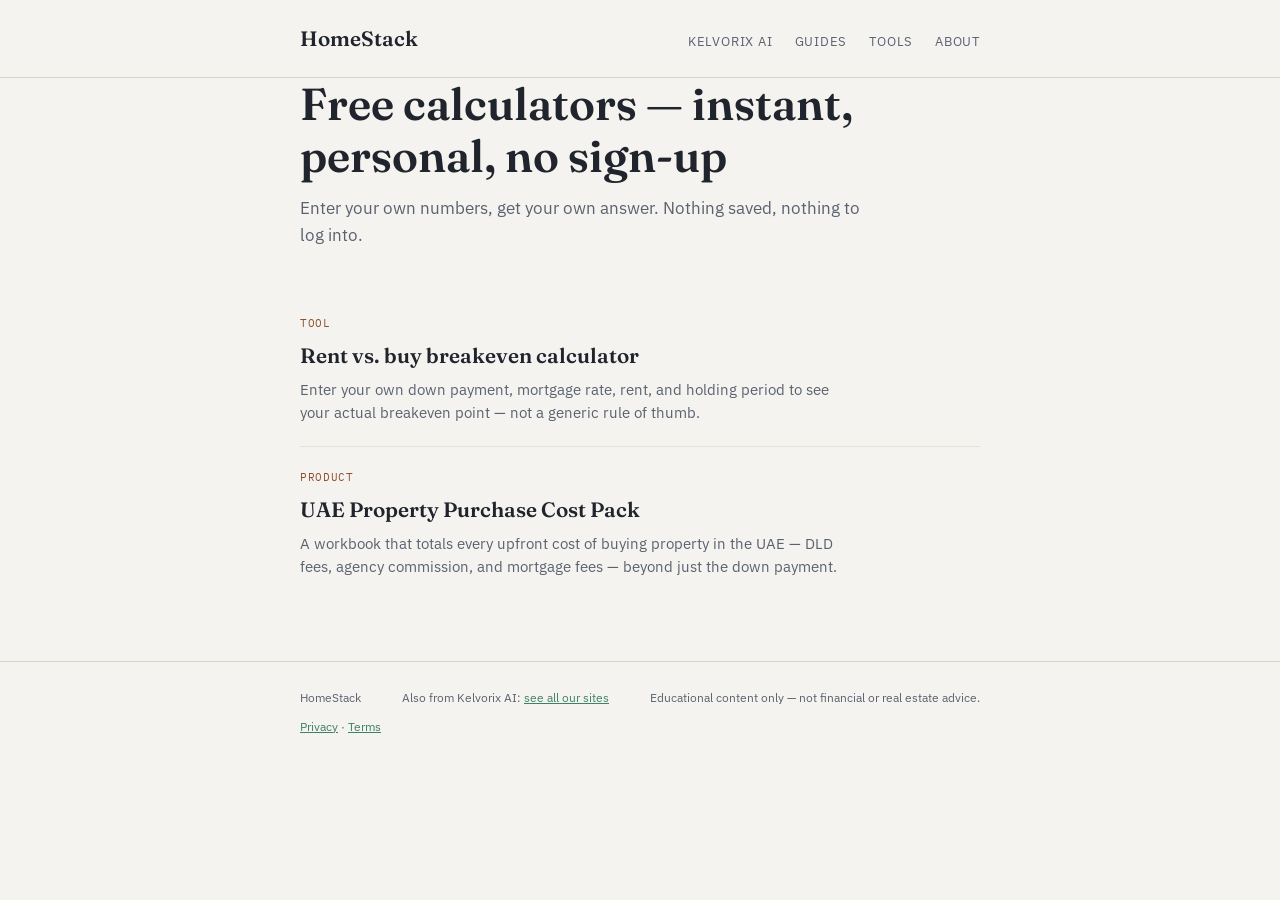
<file: tools/index.html>
<!doctype html>
<html lang="en">
<head>
<script async src="https://pagead2.googlesyndication.com/pagead/js/adsbygoogle.js?client=ca-pub-6051499531677717" crossorigin="anonymous"></script>
<meta charset="utf-8">
<meta name="viewport" content="width=device-width, initial-scale=1">
<title>Free Rent vs. Buy Calculator & Tools | HomeStack</title>
<meta name="description" content="Free calculators for renting and buying property costs — rent vs. buy breakeven, instant, personal, no sign-up.">
<link rel="canonical" href="https://kelvorixai.github.io/homestack/tools/">
<link rel="preconnect" href="https://fonts.googleapis.com">
<link rel="preconnect" href="https://fonts.gstatic.com" crossorigin>
<link href="https://fonts.googleapis.com/css2?family=Fraunces:opsz,wght@9..144,500;9..144,600&family=IBM+Plex+Sans:wght@400;500;600&family=IBM+Plex+Mono:wght@400;500&display=swap" rel="stylesheet">
<link rel="stylesheet" href="../style.css">
</head>
<body>

<header class="site">
  <div class="wrap">
    <a class="brand" href="../index.html">HomeStack</a>
    <nav class="site">
      <a href="https://kelvorixai.github.io/">Kelvorix AI</a>
      <a href="../index.html">Guides</a>
      <a href="index.html">Tools</a>
      <a href="../about.html">About</a>
    </nav>
  </div>
</header>

<main class="wrap">
  <div class="hero">
    <h1>Free calculators — instant, personal, no sign-up</h1>
    <p>Enter your own numbers, get your own answer. Nothing saved, nothing to log into.</p>
  </div>

  <div class="post-list">
    <div class="post-card">
      <span class="tag">Tool</span>
      <a class="title" href="rent-vs-buy-breakeven-calculator.html">Rent vs. buy breakeven calculator</a>
      <p>Enter your own down payment, mortgage rate, rent, and holding period to see your actual breakeven point — not a generic rule of thumb.</p>
    </div>
    <div class="post-card">
      <span class="tag">Product</span>
      <a class="title" href="uae-property-purchase-cost-pack.html">UAE Property Purchase Cost Pack</a>
      <p>A workbook that totals every upfront cost of buying property in the UAE — DLD fees, agency commission, and mortgage fees — beyond just the down payment.</p>
    </div>
  </div>
</main>

<footer class="site">
  <div class="wrap">
    <span>HomeStack</span>
    <span>Also from Kelvorix AI: <a href="https://kelvorixai.github.io/">see all our sites</a></span>
    <span>Educational content only — not financial or real estate advice.</span>
    <span><a href="../privacy.html">Privacy</a> · <a href="../terms.html">Terms</a></span>
  </div>
</footer>

</body>
</html>
</file>
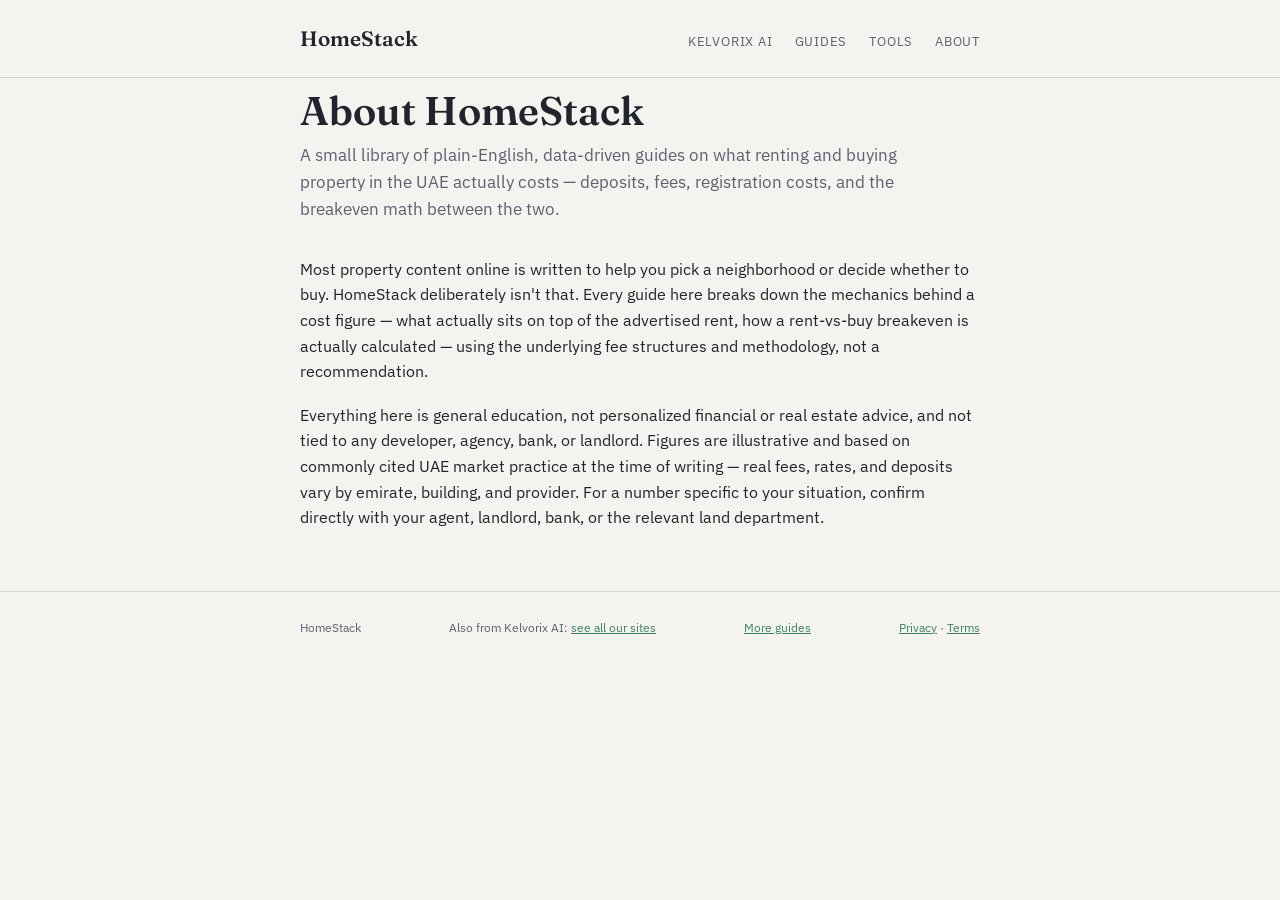
<file: about.html>
<!doctype html>
<html lang="en">
<head>
<script async src="https://pagead2.googlesyndication.com/pagead/js/adsbygoogle.js?client=ca-pub-6051499531677717" crossorigin="anonymous"></script>
<meta charset="utf-8">
<meta name="viewport" content="width=device-width, initial-scale=1">
<title>About | HomeStack</title>
<meta name="description" content="What HomeStack is and isn't — plain-English, data-driven breakdowns of what renting and buying property in the UAE actually costs. No recommendations, no affiliation.">
<link rel="canonical" href="https://kelvorixai.github.io/homestack/about.html">
<link rel="preconnect" href="https://fonts.googleapis.com">
<link rel="preconnect" href="https://fonts.gstatic.com" crossorigin>
<link href="https://fonts.googleapis.com/css2?family=Fraunces:opsz,wght@9..144,500;9..144,600&family=IBM+Plex+Sans:wght@400;500;600&family=IBM+Plex+Mono:wght@400;500&display=swap" rel="stylesheet">
<link rel="stylesheet" href="style.css">
</head>
<body>

<header class="site">
  <div class="wrap">
    <a class="brand" href="index.html">HomeStack</a>
    <nav class="site">
      <a href="https://kelvorixai.github.io/">Kelvorix AI</a>
      <a href="index.html">Guides</a>
      <a href="tools/index.html">Tools</a>
      <a href="about.html">About</a>
    </nav>
  </div>
</header>

<main class="wrap">
  <article class="post">
    <header class="meta">
      <h1>About HomeStack</h1>
      <p class="dek">A small library of plain-English, data-driven guides on what renting and buying property in the UAE actually costs — deposits, fees, registration costs, and the breakeven math between the two.</p>
    </header>
    <div class="content">
      <p>Most property content online is written to help you pick a neighborhood or decide whether to buy. HomeStack deliberately isn't that. Every guide here breaks down the mechanics behind a cost figure — what actually sits on top of the advertised rent, how a rent-vs-buy breakeven is actually calculated — using the underlying fee structures and methodology, not a recommendation.</p>
      <p>Everything here is general education, not personalized financial or real estate advice, and not tied to any developer, agency, bank, or landlord. Figures are illustrative and based on commonly cited UAE market practice at the time of writing — real fees, rates, and deposits vary by emirate, building, and provider. For a number specific to your situation, confirm directly with your agent, landlord, bank, or the relevant land department.</p>
    </div>
  </article>
</main>

<footer class="site">
  <div class="wrap">
    <span>HomeStack</span>
    <span>Also from Kelvorix AI: <a href="https://kelvorixai.github.io/">see all our sites</a></span>
    <span><a href="index.html">More guides</a></span>
    <span><a href="privacy.html">Privacy</a> · <a href="terms.html">Terms</a></span>
  </div>
</footer>

</body>
</html>
</file>
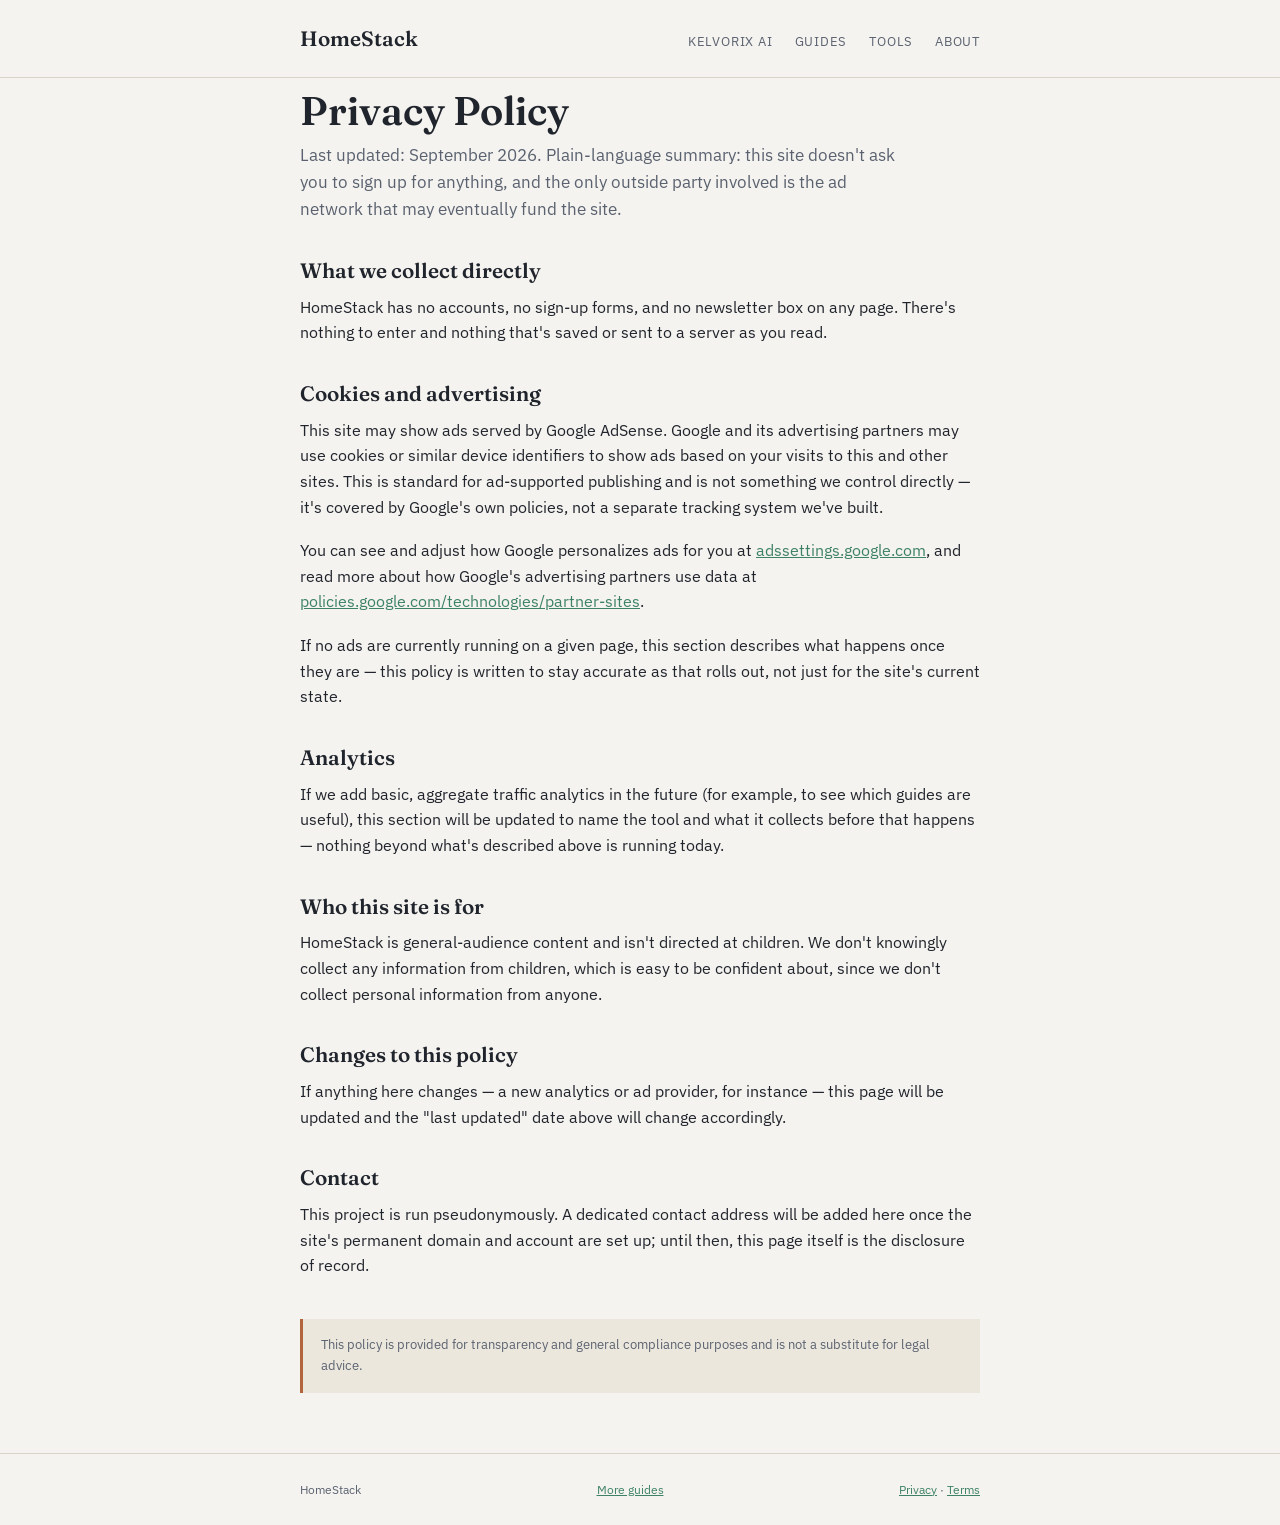
<file: privacy.html>
<!doctype html>
<html lang="en">
<head>
<script async src="https://pagead2.googlesyndication.com/pagead/js/adsbygoogle.js?client=ca-pub-6051499531677717" crossorigin="anonymous"></script>
<meta charset="utf-8">
<meta name="viewport" content="width=device-width, initial-scale=1">
<title>Privacy Policy | HomeStack</title>
<meta name="description" content="What HomeStack does and doesn't do with your data — no accounts, no sign-ups. How third-party ads use cookies, and how to opt out.">
<link rel="canonical" href="https://kelvorixai.github.io/homestack/privacy.html">
<link rel="preconnect" href="https://fonts.googleapis.com">
<link rel="preconnect" href="https://fonts.gstatic.com" crossorigin>
<link href="https://fonts.googleapis.com/css2?family=Fraunces:opsz,wght@9..144,500;9..144,600&family=IBM+Plex+Sans:wght@400;500;600&family=IBM+Plex+Mono:wght@400;500&display=swap" rel="stylesheet">
<link rel="stylesheet" href="style.css">
</head>
<body>

<header class="site">
  <div class="wrap">
    <a class="brand" href="index.html">HomeStack</a>
    <nav class="site">
      <a href="https://kelvorixai.github.io/">Kelvorix AI</a>
      <a href="index.html">Guides</a>
      <a href="tools/index.html">Tools</a>
      <a href="about.html">About</a>
    </nav>
  </div>
</header>

<main class="wrap">
  <article class="post">
    <header class="meta">
      <h1>Privacy Policy</h1>
      <p class="dek">Last updated: September 2026. Plain-language summary: this site doesn't ask you to sign up for anything, and the only outside party involved is the ad network that may eventually fund the site.</p>
    </header>
    <div class="content">
      <h2>What we collect directly</h2>
      <p>HomeStack has no accounts, no sign-up forms, and no newsletter box on any page. There's nothing to enter and nothing that's saved or sent to a server as you read.</p>

      <h2>Cookies and advertising</h2>
      <p>This site may show ads served by Google AdSense. Google and its advertising partners may use cookies or similar device identifiers to show ads based on your visits to this and other sites. This is standard for ad-supported publishing and is not something we control directly — it's covered by Google's own policies, not a separate tracking system we've built.</p>
      <p>You can see and adjust how Google personalizes ads for you at <a href="https://adssettings.google.com" target="_blank" rel="noopener">adssettings.google.com</a>, and read more about how Google's advertising partners use data at <a href="https://policies.google.com/technologies/partner-sites" target="_blank" rel="noopener">policies.google.com/technologies/partner-sites</a>.</p>
      <p>If no ads are currently running on a given page, this section describes what happens once they are — this policy is written to stay accurate as that rolls out, not just for the site's current state.</p>

      <h2>Analytics</h2>
      <p>If we add basic, aggregate traffic analytics in the future (for example, to see which guides are useful), this section will be updated to name the tool and what it collects before that happens — nothing beyond what's described above is running today.</p>

      <h2>Who this site is for</h2>
      <p>HomeStack is general-audience content and isn't directed at children. We don't knowingly collect any information from children, which is easy to be confident about, since we don't collect personal information from anyone.</p>

      <h2>Changes to this policy</h2>
      <p>If anything here changes — a new analytics or ad provider, for instance — this page will be updated and the "last updated" date above will change accordingly.</p>

      <h2>Contact</h2>
      <p>This project is run pseudonymously. A dedicated contact address will be added here once the site's permanent domain and account are set up; until then, this page itself is the disclosure of record.</p>

      <div class="disclaimer">This policy is provided for transparency and general compliance purposes and is not a substitute for legal advice.</div>
    </div>
  </article>
</main>

<footer class="site">
  <div class="wrap">
    <span>HomeStack</span>
    <span><a href="index.html">More guides</a></span>
    <span><a href="privacy.html">Privacy</a> · <a href="terms.html">Terms</a></span>
  </div>
</footer>

</body>
</html>
</file>
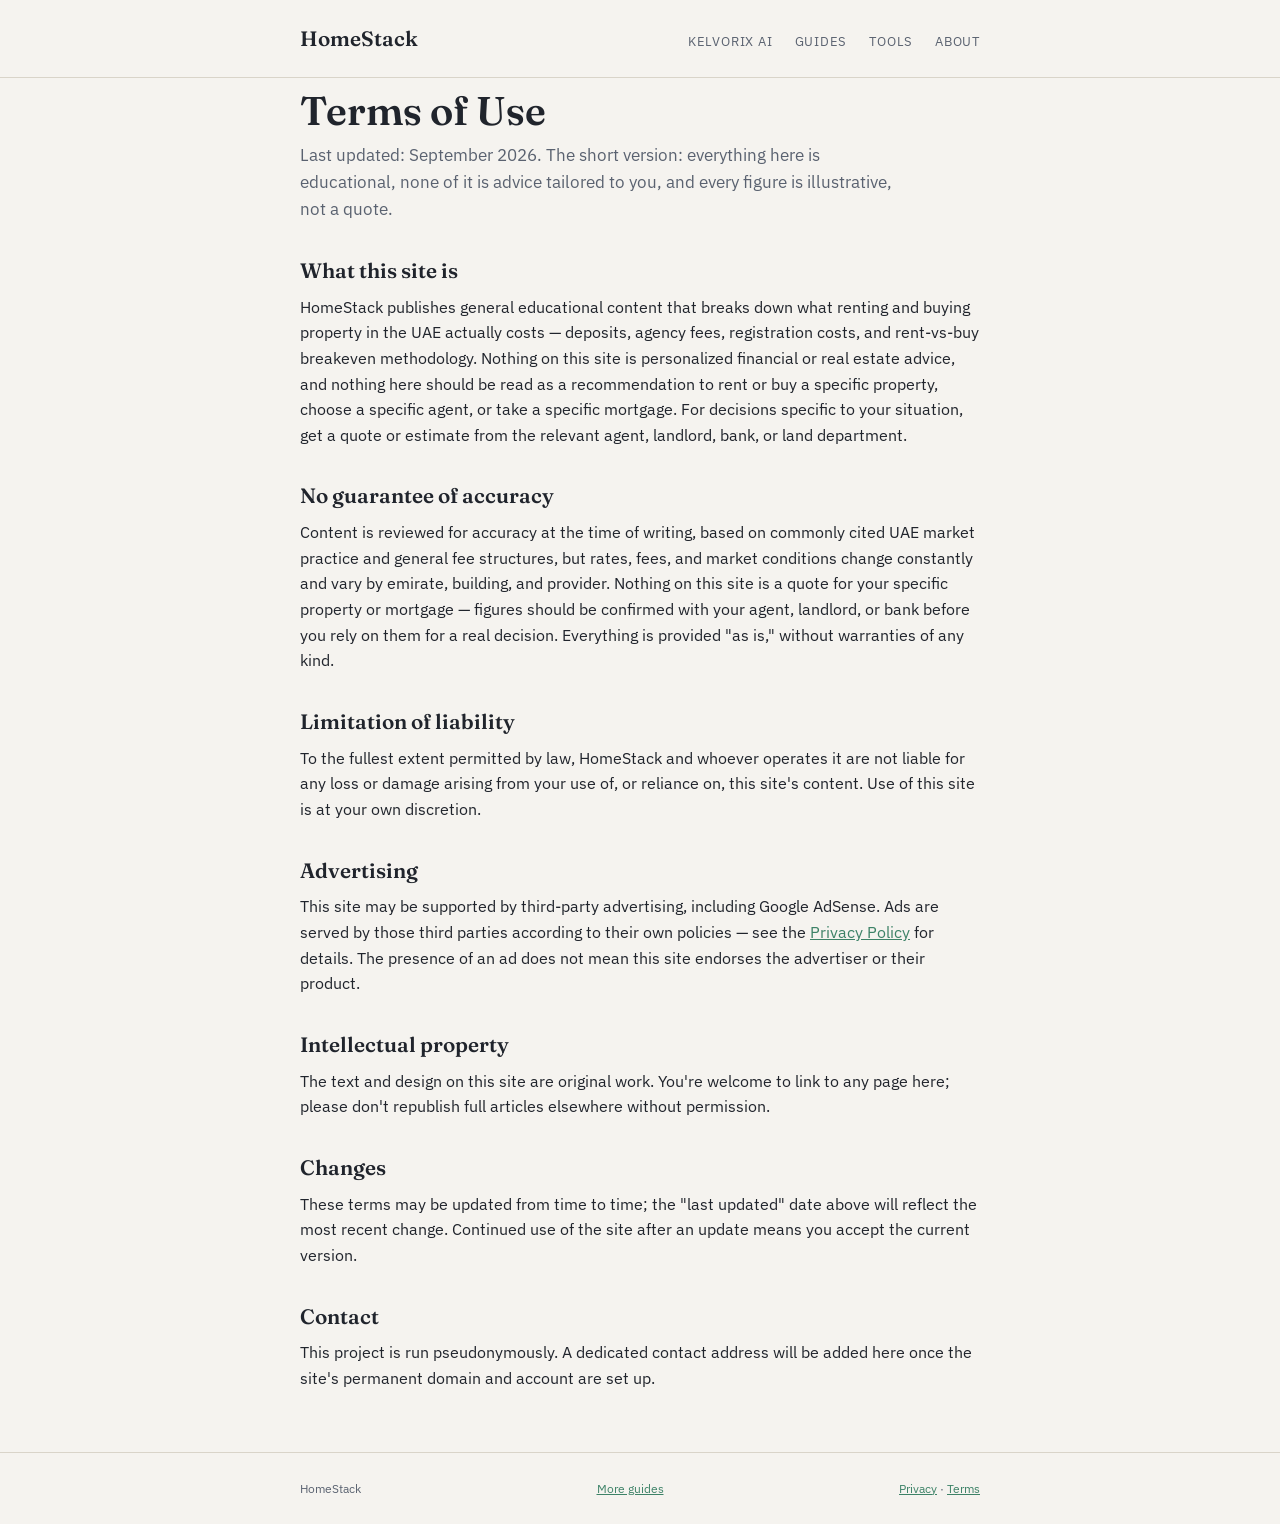
<file: terms.html>
<!doctype html>
<html lang="en">
<head>
<script async src="https://pagead2.googlesyndication.com/pagead/js/adsbygoogle.js?client=ca-pub-6051499531677717" crossorigin="anonymous"></script>
<meta charset="utf-8">
<meta name="viewport" content="width=device-width, initial-scale=1">
<title>Terms of Use | HomeStack</title>
<meta name="description" content="Terms of use for HomeStack — educational, data-driven content about the cost of renting and buying property in the UAE. Not financial or real estate advice.">
<link rel="canonical" href="https://kelvorixai.github.io/homestack/terms.html">
<link rel="preconnect" href="https://fonts.googleapis.com">
<link rel="preconnect" href="https://fonts.gstatic.com" crossorigin>
<link href="https://fonts.googleapis.com/css2?family=Fraunces:opsz,wght@9..144,500;9..144,600&family=IBM+Plex+Sans:wght@400;500;600&family=IBM+Plex+Mono:wght@400;500&display=swap" rel="stylesheet">
<link rel="stylesheet" href="style.css">
</head>
<body>

<header class="site">
  <div class="wrap">
    <a class="brand" href="index.html">HomeStack</a>
    <nav class="site">
      <a href="https://kelvorixai.github.io/">Kelvorix AI</a>
      <a href="index.html">Guides</a>
      <a href="tools/index.html">Tools</a>
      <a href="about.html">About</a>
    </nav>
  </div>
</header>

<main class="wrap">
  <article class="post">
    <header class="meta">
      <h1>Terms of Use</h1>
      <p class="dek">Last updated: September 2026. The short version: everything here is educational, none of it is advice tailored to you, and every figure is illustrative, not a quote.</p>
    </header>
    <div class="content">
      <h2>What this site is</h2>
      <p>HomeStack publishes general educational content that breaks down what renting and buying property in the UAE actually costs — deposits, agency fees, registration costs, and rent-vs-buy breakeven methodology. Nothing on this site is personalized financial or real estate advice, and nothing here should be read as a recommendation to rent or buy a specific property, choose a specific agent, or take a specific mortgage. For decisions specific to your situation, get a quote or estimate from the relevant agent, landlord, bank, or land department.</p>

      <h2>No guarantee of accuracy</h2>
      <p>Content is reviewed for accuracy at the time of writing, based on commonly cited UAE market practice and general fee structures, but rates, fees, and market conditions change constantly and vary by emirate, building, and provider. Nothing on this site is a quote for your specific property or mortgage — figures should be confirmed with your agent, landlord, or bank before you rely on them for a real decision. Everything is provided "as is," without warranties of any kind.</p>

      <h2>Limitation of liability</h2>
      <p>To the fullest extent permitted by law, HomeStack and whoever operates it are not liable for any loss or damage arising from your use of, or reliance on, this site's content. Use of this site is at your own discretion.</p>

      <h2>Advertising</h2>
      <p>This site may be supported by third-party advertising, including Google AdSense. Ads are served by those third parties according to their own policies — see the <a href="privacy.html">Privacy Policy</a> for details. The presence of an ad does not mean this site endorses the advertiser or their product.</p>

      <h2>Intellectual property</h2>
      <p>The text and design on this site are original work. You're welcome to link to any page here; please don't republish full articles elsewhere without permission.</p>

      <h2>Changes</h2>
      <p>These terms may be updated from time to time; the "last updated" date above will reflect the most recent change. Continued use of the site after an update means you accept the current version.</p>

      <h2>Contact</h2>
      <p>This project is run pseudonymously. A dedicated contact address will be added here once the site's permanent domain and account are set up.</p>
    </div>
  </article>
</main>

<footer class="site">
  <div class="wrap">
    <span>HomeStack</span>
    <span><a href="index.html">More guides</a></span>
    <span><a href="privacy.html">Privacy</a> · <a href="terms.html">Terms</a></span>
  </div>
</footer>

</body>
</html>
</file>
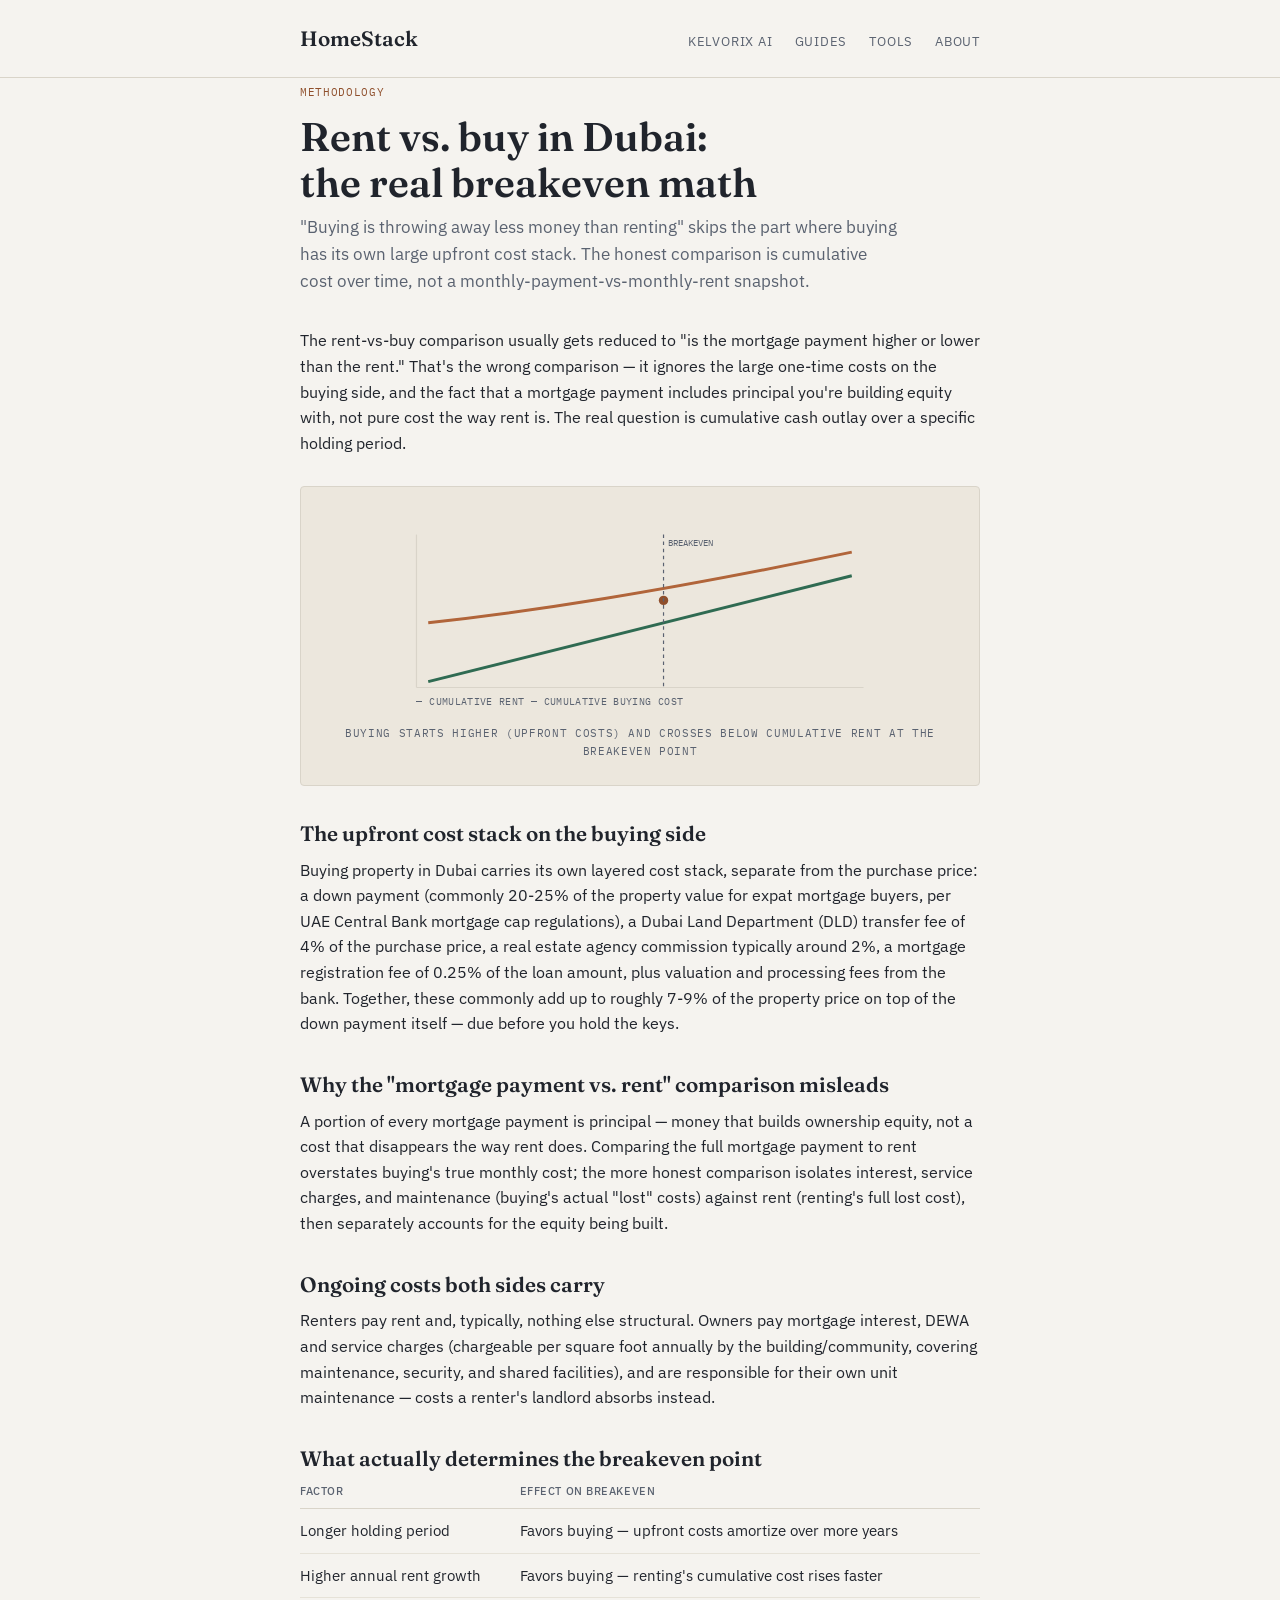
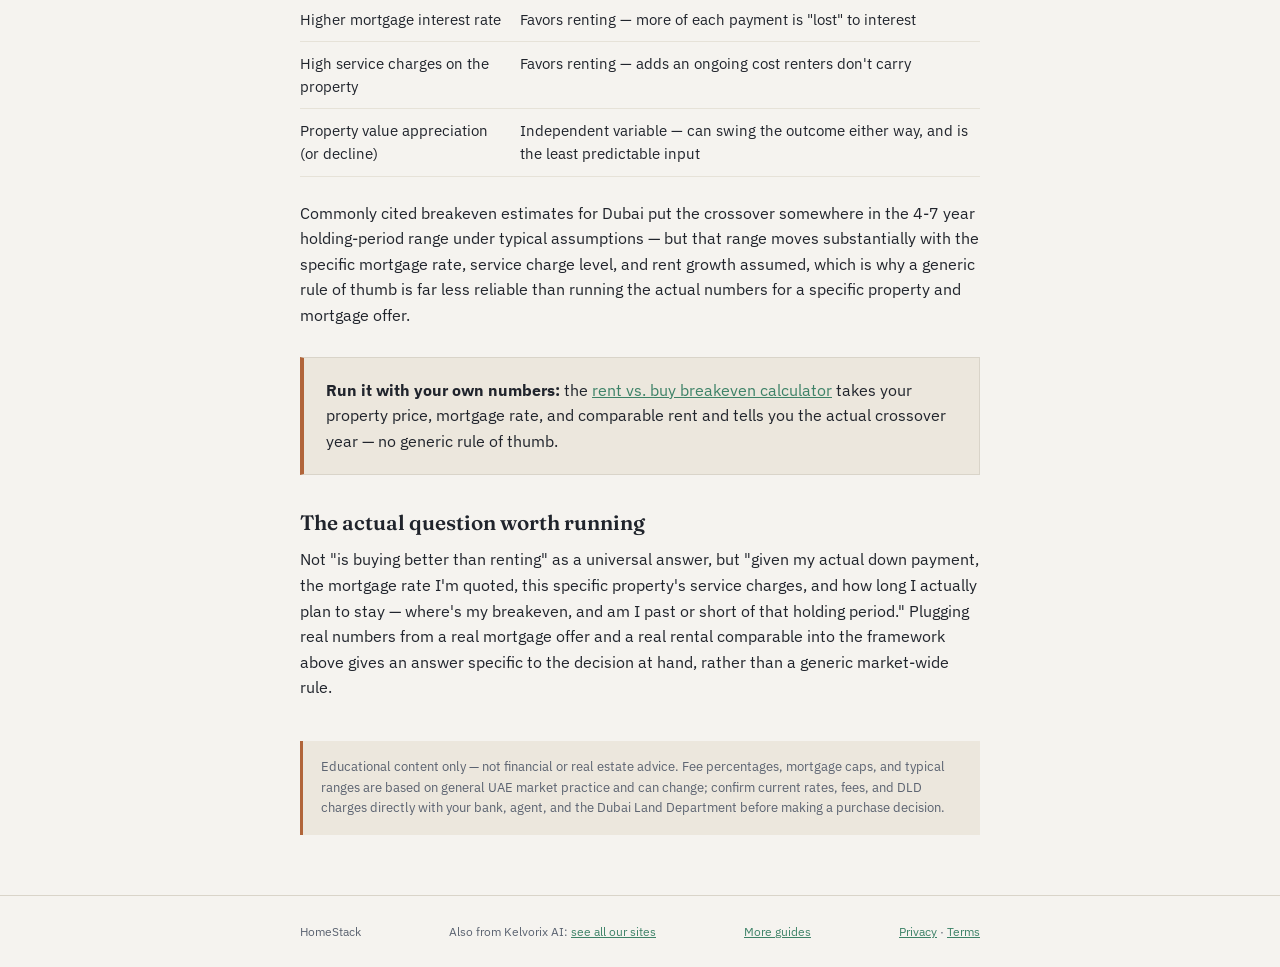
<file: articles/rent-vs-buy-dubai-breakeven.html>
<!doctype html>
<html lang="en">
<head>
<script async src="https://pagead2.googlesyndication.com/pagead/js/adsbygoogle.js?client=ca-pub-6051499531677717" crossorigin="anonymous"></script>
<meta charset="utf-8">
<meta name="viewport" content="width=device-width, initial-scale=1">
<title>Rent vs. Buy in Dubai: The Real Breakeven Math | HomeStack</title>
<meta name="description" content="Buying trades a large upfront cost for lower ongoing cost. Here's the actual math — down payment, DLD fees, mortgage registration — behind when buying actually overtakes renting.">
<link rel="canonical" href="https://kelvorixai.github.io/homestack/articles/rent-vs-buy-dubai-breakeven.html">
<meta property="og:title" content="Rent vs. Buy in Dubai: The Real Breakeven Math">
<meta property="og:description" content="Down payment, DLD transfer fee, mortgage registration fee, vs. cumulative rent — the actual breakeven mechanics, not a rule of thumb.">
<meta property="og:type" content="article">
<meta property="og:url" content="https://kelvorixai.github.io/homestack/articles/rent-vs-buy-dubai-breakeven.html">
<link rel="preconnect" href="https://fonts.googleapis.com">
<link rel="preconnect" href="https://fonts.gstatic.com" crossorigin>
<link href="https://fonts.googleapis.com/css2?family=Fraunces:opsz,wght@9..144,500;9..144,600&family=IBM+Plex+Sans:wght@400;500;600&family=IBM+Plex+Mono:wght@400;500&display=swap" rel="stylesheet">
<link rel="stylesheet" href="../style.css">
<style>
.figure{margin:30px 0 36px;padding:24px;background:var(--paper-raised);border:1px solid var(--line);border-radius:4px;}
.figure svg{display:block;width:100%;height:auto;max-height:200px;}
.figure figcaption{margin-top:14px;font-family:"IBM Plex Mono",monospace;font-size:11px;text-transform:uppercase;letter-spacing:.06em;color:var(--ink-soft);text-align:center;}
</style>
</head>
<body>

<header class="site">
  <div class="wrap">
    <a class="brand" href="../index.html">HomeStack</a>
    <nav class="site">
      <a href="https://kelvorixai.github.io/">Kelvorix AI</a>
      <a href="../index.html">Guides</a>
      <a href="../tools/index.html">Tools</a>
      <a href="../about.html">About</a>
    </nav>
  </div>
</header>

<main class="wrap">
  <article class="post">
    <header class="meta">
      <span class="tag">Methodology</span>
      <h1>Rent vs. buy in Dubai: the real breakeven math</h1>
      <p class="dek">"Buying is throwing away less money than renting" skips the part where buying has its own large upfront cost stack. The honest comparison is cumulative cost over time, not a monthly-payment-vs-monthly-rent snapshot.</p>
    </header>

    <div class="content">
      <p>The rent-vs-buy comparison usually gets reduced to "is the mortgage payment higher or lower than the rent." That's the wrong comparison — it ignores the large one-time costs on the buying side, and the fact that a mortgage payment includes principal you're building equity with, not pure cost the way rent is. The real question is cumulative cash outlay over a specific holding period.</p>

      <figure class="figure">
        <svg viewBox="0 0 420 170" role="img" aria-label="Chart comparing cumulative renting cost, rising steadily, against cumulative buying cost, high upfront then flatter, crossing at a breakeven point">
          <line x1="20" y1="150" x2="400" y2="150" style="stroke:var(--line)" stroke-width="1"/>
          <line x1="20" y1="20" x2="20" y2="150" style="stroke:var(--line)" stroke-width="1"/>
          <path d="M30 145 L390 55" style="fill:none;stroke:var(--pine)" stroke-width="2.5"/>
          <path d="M30 95 C120 85 220 70 390 35" style="fill:none;stroke:var(--clay)" stroke-width="2.5"/>
          <circle cx="230" cy="76" r="4" style="fill:var(--clay-strong)"/>
          <line x1="230" y1="20" x2="230" y2="150" style="stroke:var(--ink-soft);stroke-dasharray:3,3" stroke-width="1"/>
          <text x="234" y="30" font-family="IBM Plex Mono, monospace" font-size="8" style="fill:var(--ink-soft)">BREAKEVEN</text>
          <text x="20" y="165" font-family="IBM Plex Mono, monospace" font-size="8.5" style="fill:var(--ink-soft)" letter-spacing=".3">— CUMULATIVE RENT    — CUMULATIVE BUYING COST</text>
        </svg>
        <figcaption>Buying starts higher (upfront costs) and crosses below cumulative rent at the breakeven point</figcaption>
      </figure>

      <h2>The upfront cost stack on the buying side</h2>
      <p>Buying property in Dubai carries its own layered cost stack, separate from the purchase price: a down payment (commonly 20-25% of the property value for expat mortgage buyers, per UAE Central Bank mortgage cap regulations), a Dubai Land Department (DLD) transfer fee of 4% of the purchase price, a real estate agency commission typically around 2%, a mortgage registration fee of 0.25% of the loan amount, plus valuation and processing fees from the bank. Together, these commonly add up to roughly 7-9% of the property price on top of the down payment itself — due before you hold the keys.</p>

      <h2>Why the "mortgage payment vs. rent" comparison misleads</h2>
      <p>A portion of every mortgage payment is principal — money that builds ownership equity, not a cost that disappears the way rent does. Comparing the full mortgage payment to rent overstates buying's true monthly cost; the more honest comparison isolates interest, service charges, and maintenance (buying's actual "lost" costs) against rent (renting's full lost cost), then separately accounts for the equity being built.</p>

      <h2>Ongoing costs both sides carry</h2>
      <p>Renters pay rent and, typically, nothing else structural. Owners pay mortgage interest, DEWA and service charges (chargeable per square foot annually by the building/community, covering maintenance, security, and shared facilities), and are responsible for their own unit maintenance — costs a renter's landlord absorbs instead.</p>

      <h2>What actually determines the breakeven point</h2>
      <table>
        <thead><tr><th>Factor</th><th>Effect on breakeven</th></tr></thead>
        <tbody>
          <tr><td>Longer holding period</td><td>Favors buying — upfront costs amortize over more years</td></tr>
          <tr><td>Higher annual rent growth</td><td>Favors buying — renting's cumulative cost rises faster</td></tr>
          <tr><td>Higher mortgage interest rate</td><td>Favors renting — more of each payment is "lost" to interest</td></tr>
          <tr><td>High service charges on the property</td><td>Favors renting — adds an ongoing cost renters don't carry</td></tr>
          <tr><td>Property value appreciation (or decline)</td><td>Independent variable — can swing the outcome either way, and is the least predictable input</td></tr>
        </tbody>
      </table>
      <p>Commonly cited breakeven estimates for Dubai put the crossover somewhere in the 4-7 year holding-period range under typical assumptions — but that range moves substantially with the specific mortgage rate, service charge level, and rent growth assumed, which is why a generic rule of thumb is far less reliable than running the actual numbers for a specific property and mortgage offer.</p>

      <div style="margin:28px 0; padding:20px 22px; border:1px solid var(--line); border-left:4px solid var(--clay); background:var(--paper-raised);"><strong>Run it with your own numbers:</strong> the <a href="../tools/rent-vs-buy-breakeven-calculator.html">rent vs. buy breakeven calculator</a> takes your property price, mortgage rate, and comparable rent and tells you the actual crossover year — no generic rule of thumb.</div>

      <h2>The actual question worth running</h2>
      <p>Not "is buying better than renting" as a universal answer, but "given my actual down payment, the mortgage rate I'm quoted, this specific property's service charges, and how long I actually plan to stay — where's my breakeven, and am I past or short of that holding period." Plugging real numbers from a real mortgage offer and a real rental comparable into the framework above gives an answer specific to the decision at hand, rather than a generic market-wide rule.</p>

      <div class="disclaimer">Educational content only — not financial or real estate advice. Fee percentages, mortgage caps, and typical ranges are based on general UAE market practice and can change; confirm current rates, fees, and DLD charges directly with your bank, agent, and the Dubai Land Department before making a purchase decision.</div>
    </div>
  </article>
</main>

<footer class="site">
  <div class="wrap">
    <span>HomeStack</span>
    <span>Also from Kelvorix AI: <a href="https://kelvorixai.github.io/">see all our sites</a></span>
    <span><a href="../index.html">More guides</a></span>
    <span><a href="../privacy.html">Privacy</a> · <a href="../terms.html">Terms</a></span>
  </div>
</footer>

</body>
</html>
</file>
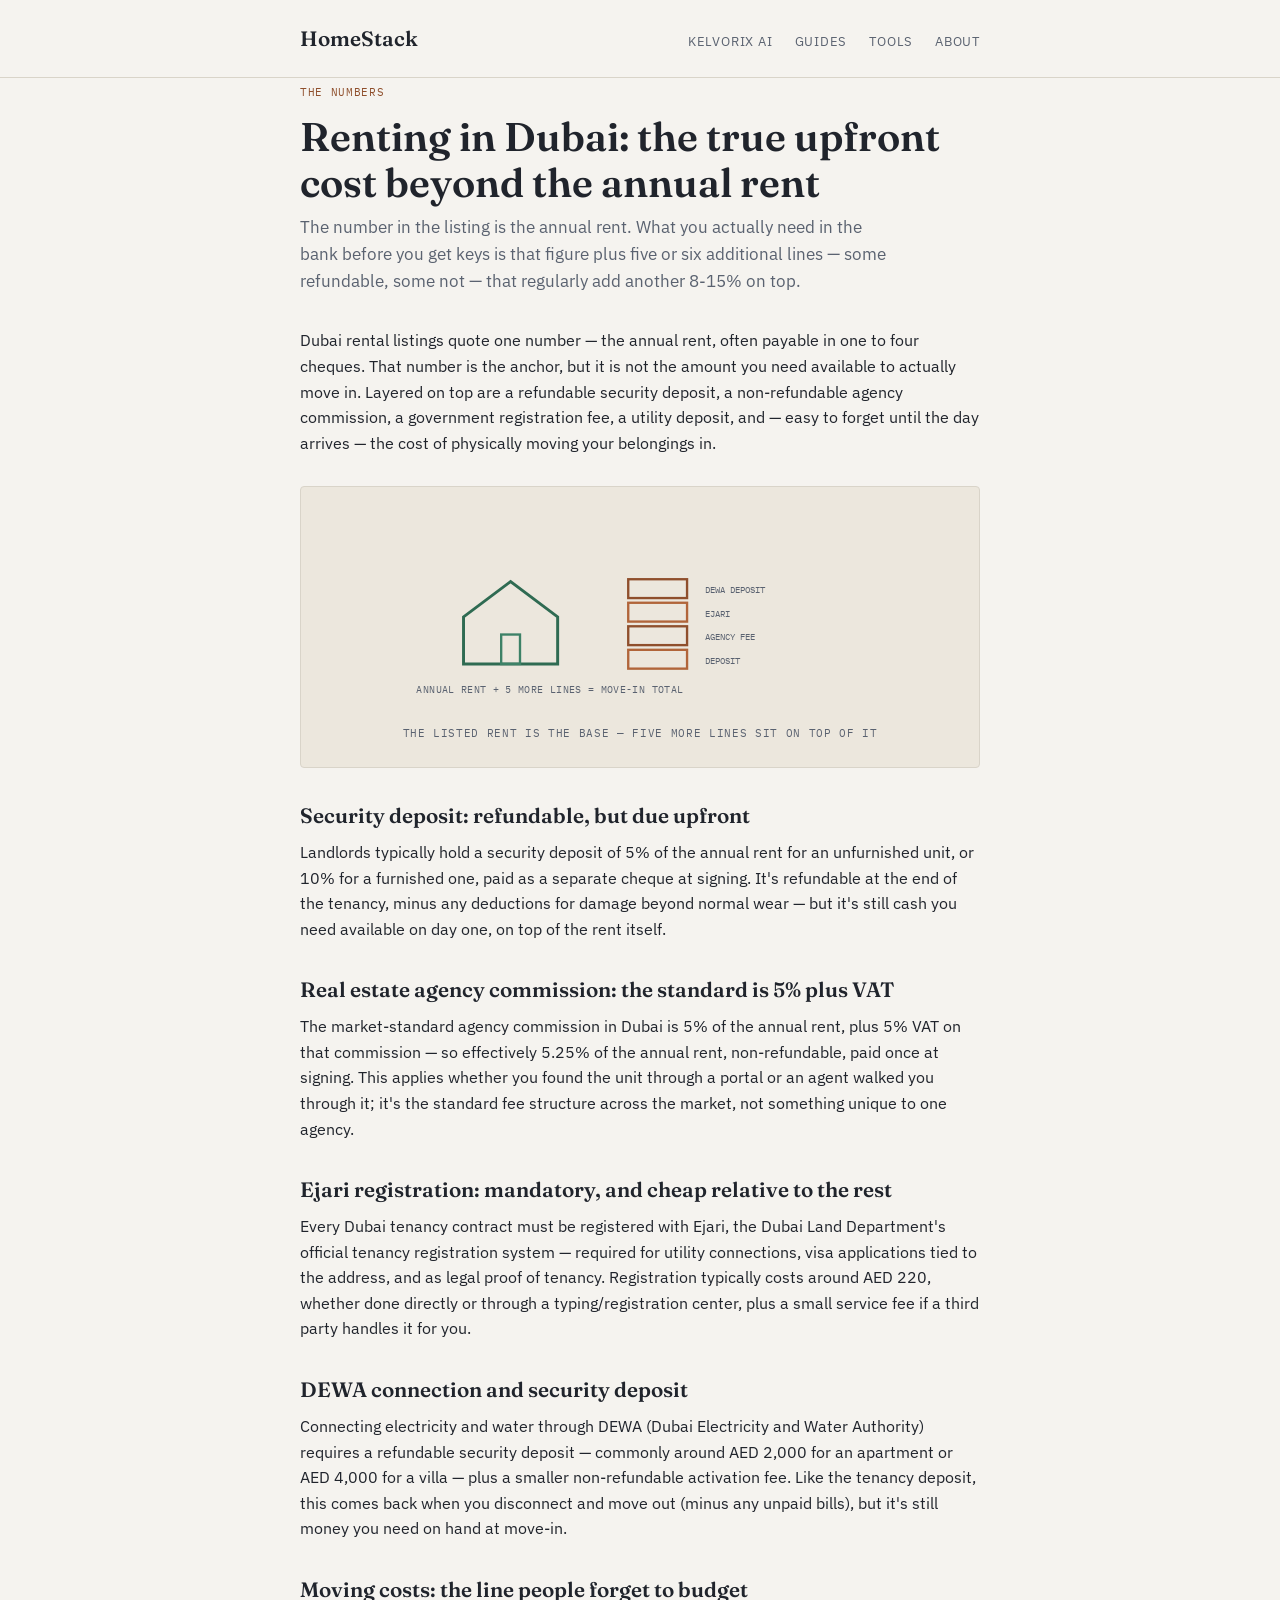
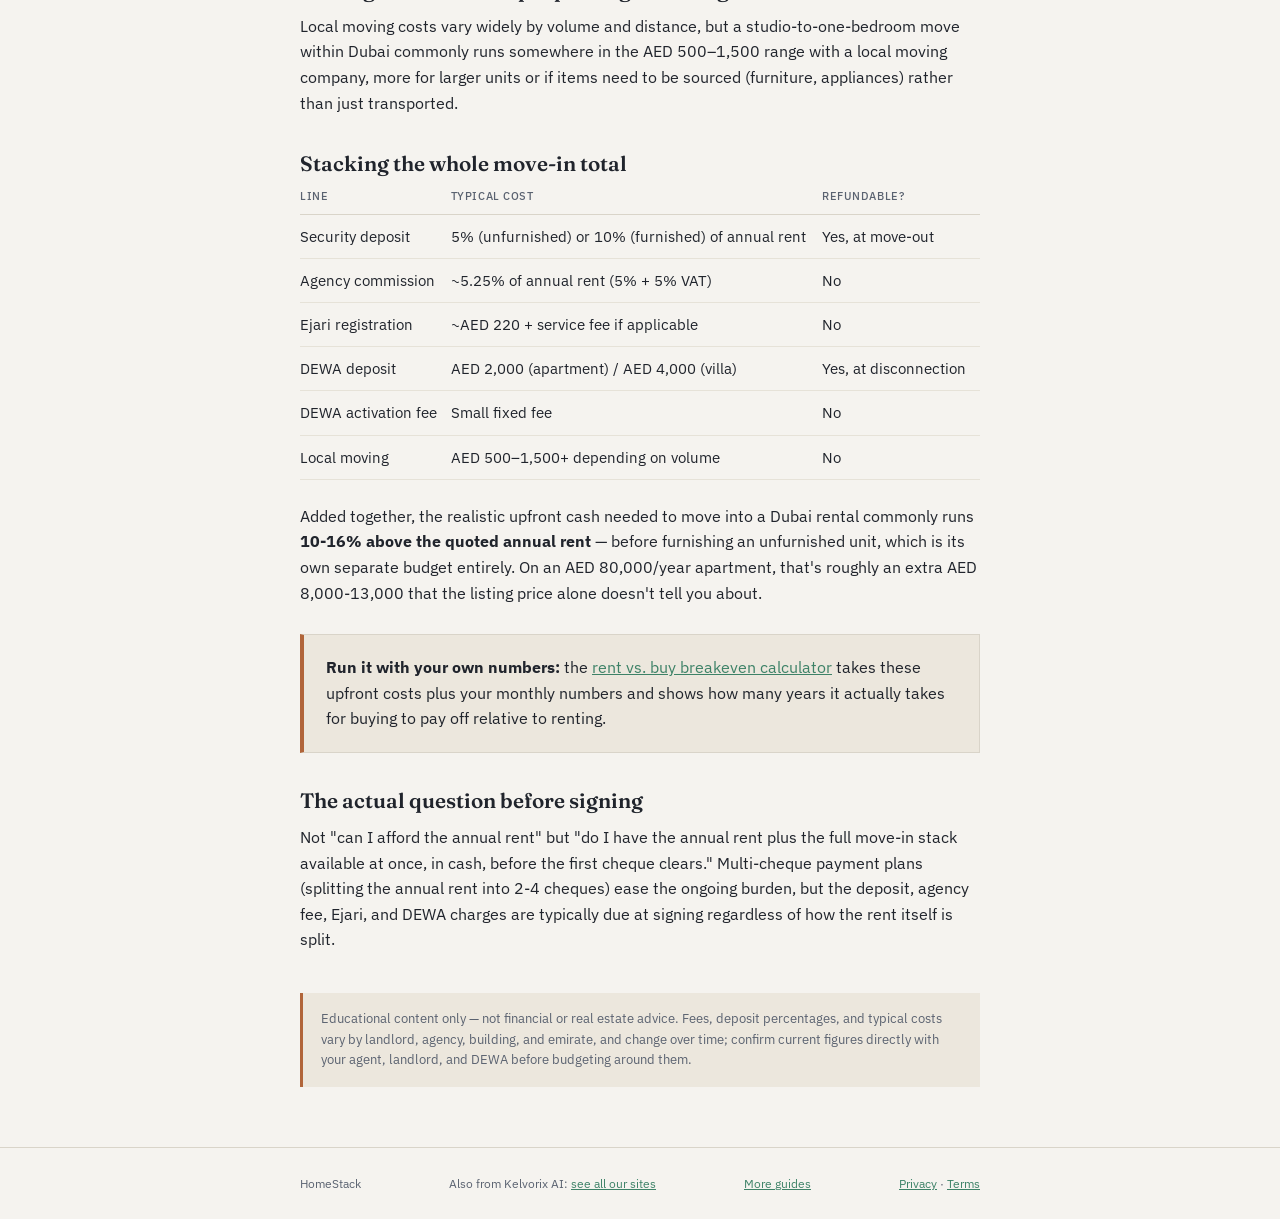
<file: articles/renting-upfront-costs-dubai.html>
<!doctype html>
<html lang="en">
<head>
<script async src="https://pagead2.googlesyndication.com/pagead/js/adsbygoogle.js?client=ca-pub-6051499531677717" crossorigin="anonymous"></script>
<meta charset="utf-8">
<meta name="viewport" content="width=device-width, initial-scale=1">
<title>Renting in Dubai: The True Upfront Cost Beyond the Annual Rent | HomeStack</title>
<meta name="description" content="The advertised annual rent is only the starting number. Security deposit, agency commission, Ejari registration, DEWA deposit, and moving costs stack on top — here's the real upfront total.">
<link rel="canonical" href="https://kelvorixai.github.io/homestack/articles/renting-upfront-costs-dubai.html">
<meta property="og:title" content="Renting in Dubai: The True Upfront Cost Beyond the Annual Rent">
<meta property="og:description" content="Security deposit, agency commission, Ejari, DEWA deposit, and moving costs — the full stack behind the first cheque you actually write.">
<meta property="og:type" content="article">
<meta property="og:url" content="https://kelvorixai.github.io/homestack/articles/renting-upfront-costs-dubai.html">
<link rel="preconnect" href="https://fonts.googleapis.com">
<link rel="preconnect" href="https://fonts.gstatic.com" crossorigin>
<link href="https://fonts.googleapis.com/css2?family=Fraunces:opsz,wght@9..144,500;9..144,600&family=IBM+Plex+Sans:wght@400;500;600&family=IBM+Plex+Mono:wght@400;500&display=swap" rel="stylesheet">
<link rel="stylesheet" href="../style.css">
<style>
.figure{margin:30px 0 36px;padding:24px;background:var(--paper-raised);border:1px solid var(--line);border-radius:4px;}
.figure svg{display:block;width:100%;height:auto;max-height:200px;}
.figure figcaption{margin-top:14px;font-family:"IBM Plex Mono",monospace;font-size:11px;text-transform:uppercase;letter-spacing:.06em;color:var(--ink-soft);text-align:center;}
</style>
</head>
<body>

<header class="site">
  <div class="wrap">
    <a class="brand" href="../index.html">HomeStack</a>
    <nav class="site">
      <a href="https://kelvorixai.github.io/">Kelvorix AI</a>
      <a href="../index.html">Guides</a>
      <a href="../tools/index.html">Tools</a>
      <a href="../about.html">About</a>
    </nav>
  </div>
</header>

<main class="wrap">
  <article class="post">
    <header class="meta">
      <span class="tag">The Numbers</span>
      <h1>Renting in Dubai: the true upfront cost beyond the annual rent</h1>
      <p class="dek">The number in the listing is the annual rent. What you actually need in the bank before you get keys is that figure plus five or six additional lines — some refundable, some not — that regularly add another 8-15% on top.</p>
    </header>

    <div class="content">
      <p>Dubai rental listings quote one number — the annual rent, often payable in one to four cheques. That number is the anchor, but it is not the amount you need available to actually move in. Layered on top are a refundable security deposit, a non-refundable agency commission, a government registration fee, a utility deposit, and — easy to forget until the day arrives — the cost of physically moving your belongings in.</p>

      <figure class="figure">
        <svg viewBox="0 0 420 170" role="img" aria-label="Illustration of a house with stacked cost blocks representing deposit, agency fee, Ejari, and DEWA charges">
          <path d="M60 130 L60 90 L100 60 L140 90 L140 130 Z" style="fill:none;stroke:var(--pine)" stroke-width="2.5"/>
          <rect x="92" y="105" width="16" height="25" style="fill:none;stroke:var(--pine-soft)" stroke-width="2"/>
          <rect x="200" y="118" width="50" height="16" style="fill:none;stroke:var(--clay)" stroke-width="2"/>
          <rect x="200" y="98" width="50" height="16" style="fill:none;stroke:var(--clay-strong)" stroke-width="2"/>
          <rect x="200" y="78" width="50" height="16" style="fill:none;stroke:var(--clay)" stroke-width="2"/>
          <rect x="200" y="58" width="50" height="16" style="fill:none;stroke:var(--clay-strong)" stroke-width="2"/>
          <text x="265" y="130" font-family="IBM Plex Mono, monospace" font-size="8" style="fill:var(--ink-soft)">DEPOSIT</text>
          <text x="265" y="110" font-family="IBM Plex Mono, monospace" font-size="8" style="fill:var(--ink-soft)">AGENCY FEE</text>
          <text x="265" y="90" font-family="IBM Plex Mono, monospace" font-size="8" style="fill:var(--ink-soft)">EJARI</text>
          <text x="265" y="70" font-family="IBM Plex Mono, monospace" font-size="8" style="fill:var(--ink-soft)">DEWA DEPOSIT</text>
          <text x="20" y="155" font-family="IBM Plex Mono, monospace" font-size="8.5" style="fill:var(--ink-soft)" letter-spacing=".3">ANNUAL RENT + 5 MORE LINES = MOVE-IN TOTAL</text>
        </svg>
        <figcaption>The listed rent is the base — five more lines sit on top of it</figcaption>
      </figure>

      <h2>Security deposit: refundable, but due upfront</h2>
      <p>Landlords typically hold a security deposit of 5% of the annual rent for an unfurnished unit, or 10% for a furnished one, paid as a separate cheque at signing. It's refundable at the end of the tenancy, minus any deductions for damage beyond normal wear — but it's still cash you need available on day one, on top of the rent itself.</p>

      <h2>Real estate agency commission: the standard is 5% plus VAT</h2>
      <p>The market-standard agency commission in Dubai is 5% of the annual rent, plus 5% VAT on that commission — so effectively 5.25% of the annual rent, non-refundable, paid once at signing. This applies whether you found the unit through a portal or an agent walked you through it; it's the standard fee structure across the market, not something unique to one agency.</p>

      <h2>Ejari registration: mandatory, and cheap relative to the rest</h2>
      <p>Every Dubai tenancy contract must be registered with Ejari, the Dubai Land Department's official tenancy registration system — required for utility connections, visa applications tied to the address, and as legal proof of tenancy. Registration typically costs around AED 220, whether done directly or through a typing/registration center, plus a small service fee if a third party handles it for you.</p>

      <h2>DEWA connection and security deposit</h2>
      <p>Connecting electricity and water through DEWA (Dubai Electricity and Water Authority) requires a refundable security deposit — commonly around AED 2,000 for an apartment or AED 4,000 for a villa — plus a smaller non-refundable activation fee. Like the tenancy deposit, this comes back when you disconnect and move out (minus any unpaid bills), but it's still money you need on hand at move-in.</p>

      <h2>Moving costs: the line people forget to budget</h2>
      <p>Local moving costs vary widely by volume and distance, but a studio-to-one-bedroom move within Dubai commonly runs somewhere in the AED 500–1,500 range with a local moving company, more for larger units or if items need to be sourced (furniture, appliances) rather than just transported.</p>

      <h2>Stacking the whole move-in total</h2>
      <table>
        <thead><tr><th>Line</th><th>Typical cost</th><th>Refundable?</th></tr></thead>
        <tbody>
          <tr><td>Security deposit</td><td>5% (unfurnished) or 10% (furnished) of annual rent</td><td>Yes, at move-out</td></tr>
          <tr><td>Agency commission</td><td>~5.25% of annual rent (5% + 5% VAT)</td><td>No</td></tr>
          <tr><td>Ejari registration</td><td>~AED 220 + service fee if applicable</td><td>No</td></tr>
          <tr><td>DEWA deposit</td><td>AED 2,000 (apartment) / AED 4,000 (villa)</td><td>Yes, at disconnection</td></tr>
          <tr><td>DEWA activation fee</td><td>Small fixed fee</td><td>No</td></tr>
          <tr><td>Local moving</td><td>AED 500–1,500+ depending on volume</td><td>No</td></tr>
        </tbody>
      </table>
      <p>Added together, the realistic upfront cash needed to move into a Dubai rental commonly runs <strong>10-16% above the quoted annual rent</strong> — before furnishing an unfurnished unit, which is its own separate budget entirely. On an AED 80,000/year apartment, that's roughly an extra AED 8,000-13,000 that the listing price alone doesn't tell you about.</p>

      <div style="margin:28px 0; padding:20px 22px; border:1px solid var(--line); border-left:4px solid var(--clay); background:var(--paper-raised);"><strong>Run it with your own numbers:</strong> the <a href="../tools/rent-vs-buy-breakeven-calculator.html">rent vs. buy breakeven calculator</a> takes these upfront costs plus your monthly numbers and shows how many years it actually takes for buying to pay off relative to renting.</div>

      <h2>The actual question before signing</h2>
      <p>Not "can I afford the annual rent" but "do I have the annual rent plus the full move-in stack available at once, in cash, before the first cheque clears." Multi-cheque payment plans (splitting the annual rent into 2-4 cheques) ease the ongoing burden, but the deposit, agency fee, Ejari, and DEWA charges are typically due at signing regardless of how the rent itself is split.</p>

      <div class="disclaimer">Educational content only — not financial or real estate advice. Fees, deposit percentages, and typical costs vary by landlord, agency, building, and emirate, and change over time; confirm current figures directly with your agent, landlord, and DEWA before budgeting around them.</div>
    </div>
  </article>
</main>

<footer class="site">
  <div class="wrap">
    <span>HomeStack</span>
    <span>Also from Kelvorix AI: <a href="https://kelvorixai.github.io/">see all our sites</a></span>
    <span><a href="../index.html">More guides</a></span>
    <span><a href="../privacy.html">Privacy</a> · <a href="../terms.html">Terms</a></span>
  </div>
</footer>

</body>
</html>
</file>
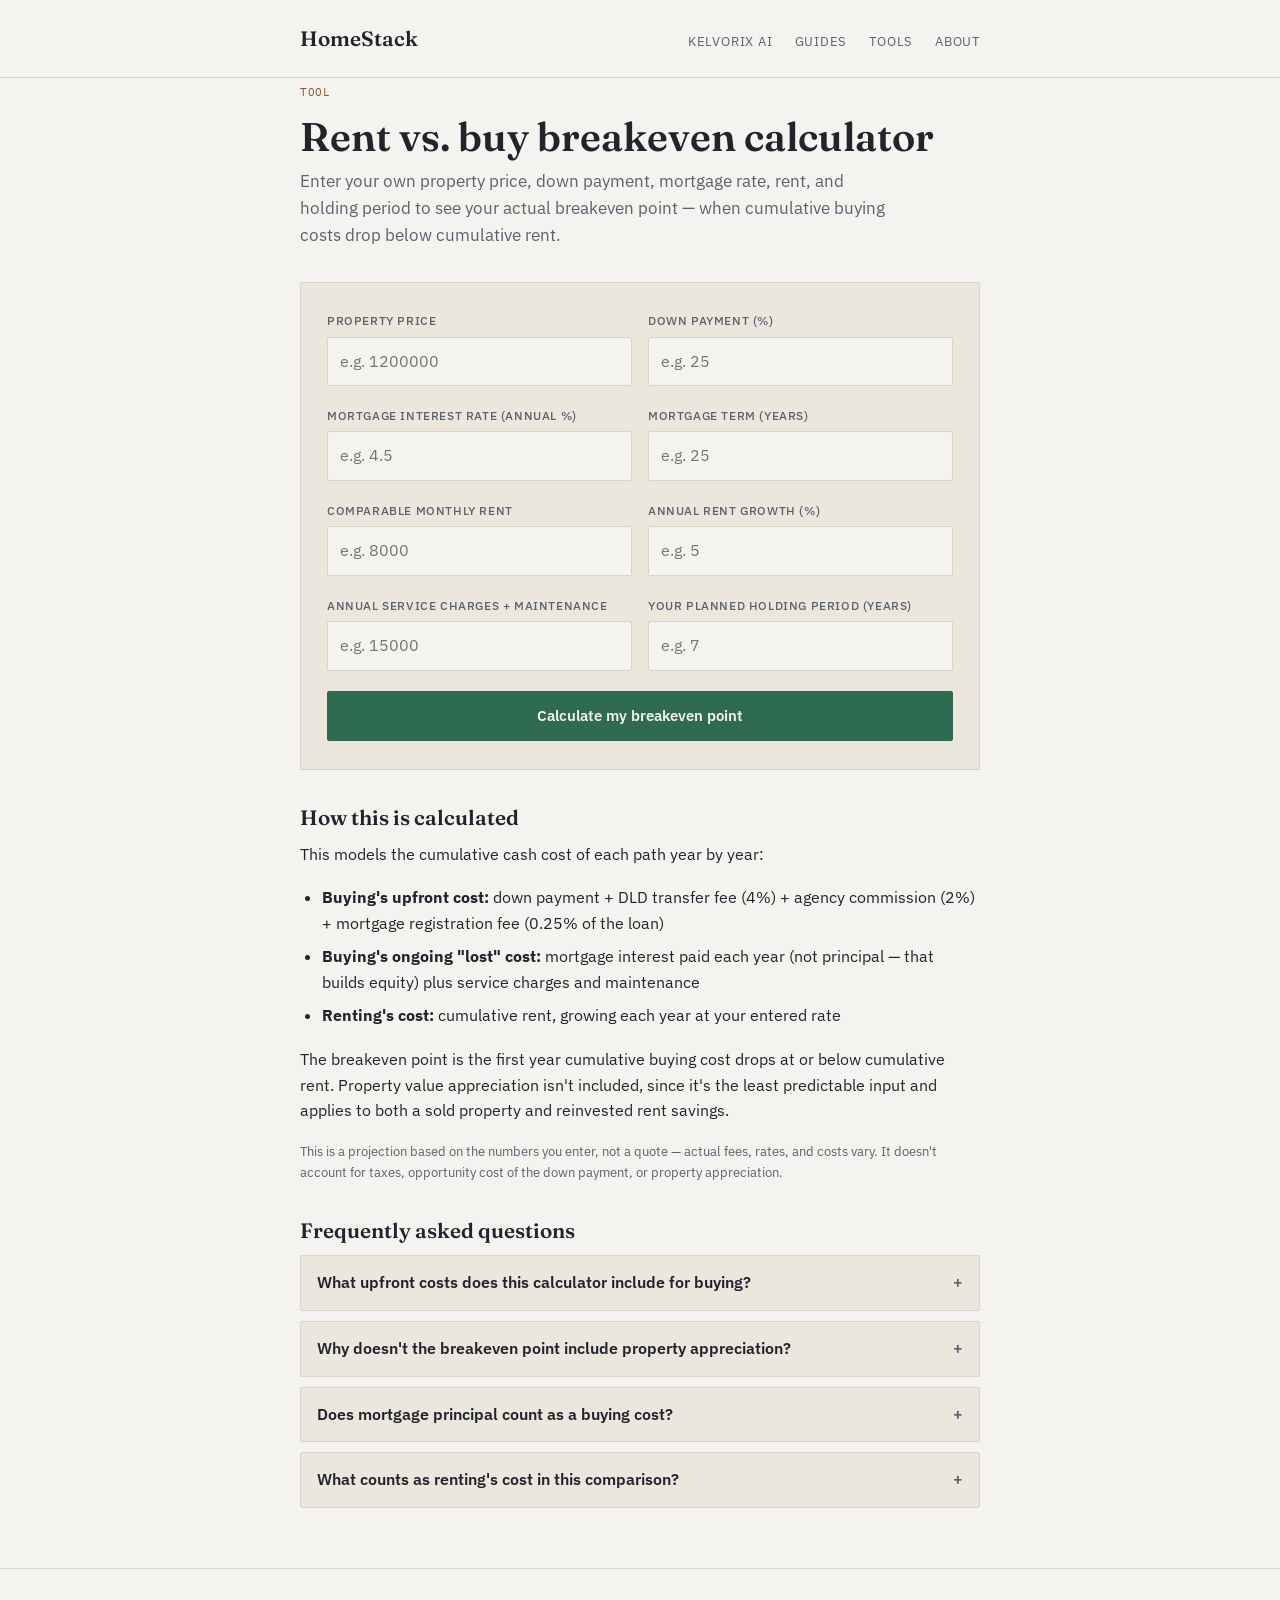
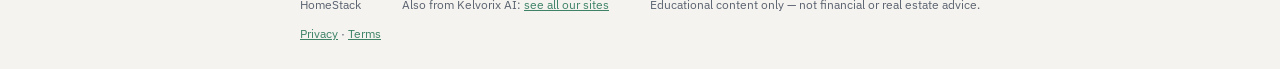
<file: tools/rent-vs-buy-breakeven-calculator.html>
<!doctype html>
<html lang="en">
<head>
<script async src="https://pagead2.googlesyndication.com/pagead/js/adsbygoogle.js?client=ca-pub-6051499531677717" crossorigin="anonymous"></script>
<meta charset="utf-8">
<meta name="viewport" content="width=device-width, initial-scale=1">
<title>Rent vs. Buy Breakeven Calculator | HomeStack</title>
<meta name="description" content="Free rent vs. buy breakeven calculator. Enter your own down payment, mortgage rate, rent, and holding period for an instant, personal breakeven point.">
<link rel="canonical" href="https://kelvorixai.github.io/homestack/tools/rent-vs-buy-breakeven-calculator.html">
<meta property="og:title" content="Rent vs. Buy Breakeven Calculator">
<meta property="og:description" content="Enter your own numbers to see when buying actually overtakes renting.">
<meta property="og:type" content="website">
<link rel="preconnect" href="https://fonts.googleapis.com">
<link rel="preconnect" href="https://fonts.gstatic.com" crossorigin>
<link href="https://fonts.googleapis.com/css2?family=Fraunces:opsz,wght@9..144,500;9..144,600;9..144,700&family=IBM+Plex+Sans:wght@400;500;600&family=IBM+Plex+Mono:wght@400;500&display=swap" rel="stylesheet">
<link rel="stylesheet" href="../style.css">
<style>
  .calc{ border:1px solid var(--line); padding:28px 26px; margin-top:28px; background:var(--paper-raised); }
  .field{ display:flex; flex-direction:column; gap:6px; margin-bottom:20px; }
  .field label{ font-size:12px; text-transform:uppercase; letter-spacing:.05em; color:var(--ink-soft); font-weight:500; }
  .field input{
    font: inherit; font-size:16px; padding:11px 12px; border:1px solid var(--line);
    background:var(--paper); color:var(--ink); border-radius:2px; width:100%;
  }
  .field-row{ display:grid; grid-template-columns:1fr 1fr; gap:16px; }
  @media (max-width:480px){ .field-row{ grid-template-columns:1fr; } }
  button.calc-btn{
    font: inherit; font-size:15px; font-weight:600; background:var(--pine); color:var(--paper);
    border:none; padding:13px 22px; border-radius:2px; cursor:pointer; width:100%;
  }
  button.calc-btn:hover{ background:var(--pine-soft); }
  .result{ margin-top:26px; padding:22px 24px; border:1px solid var(--clay); border-left:4px solid var(--clay); background:var(--paper); display:none; }
  .result.show{ display:block; }
  .result .amount{ font-family:"Fraunces", serif; font-size:2.2rem; font-weight:700; color:var(--clay-strong); font-variant-numeric:tabular-nums; }
  .result .amount span{ font-size:1.1rem; font-family:"IBM Plex Sans", sans-serif; font-weight:500; color:var(--ink-soft); }
  .result .breakdown{ margin-top:14px; font-size:13.5px; color:var(--ink-soft); font-family:"IBM Plex Mono", monospace; line-height:1.8; }
  .share-btn{
    margin-top:16px; font: inherit; font-size:13px; background:none; color:var(--pine-soft);
    border:1px solid var(--pine-soft); padding:8px 14px; border-radius:2px; cursor:pointer;
  }
  .share-btn:hover{ background:var(--pine-soft); color:var(--paper); }
  .formula-note{ font-size:13px; color:var(--ink-soft); margin-top:10px; }
  .faq{ margin-top:36px; }
  .faq details{ border:1px solid var(--line); border-radius:2px; padding:14px 16px; margin-bottom:10px; background:var(--paper-raised); }
  .faq summary{ cursor:pointer; font-weight:600; list-style:none; }
  .faq summary::-webkit-details-marker{ display:none; }
  .faq summary::after{ content:"+"; float:right; color:var(--ink-soft); }
  .faq details[open] summary::after{ content:"\2013"; }
  .faq p{ margin-top:10px; font-size:14.5px; color:var(--ink-soft); }
</style>
<script type="application/ld+json">
{
  "@context": "https://schema.org",
  "@type": "FAQPage",
  "mainEntity": [
    {
      "@type": "Question",
      "name": "What upfront costs does this calculator include for buying?",
      "acceptedAnswer": {
        "@type": "Answer",
        "text": "The down payment, plus Dubai's DLD transfer fee (4% of the property price), agency commission (2%), and a mortgage registration fee (0.25% of the loan amount)."
      }
    },
    {
      "@type": "Question",
      "name": "Why doesn't the breakeven point include property appreciation?",
      "acceptedAnswer": {
        "@type": "Answer",
        "text": "Because appreciation is the least predictable input, and it applies fairly evenly to both paths — a sold property's gain and money saved by renting and reinvested elsewhere both benefit from market growth, so leaving it out keeps the comparison focused on knowable cash costs."
      }
    },
    {
      "@type": "Question",
      "name": "Does mortgage principal count as a buying cost?",
      "acceptedAnswer": {
        "@type": "Answer",
        "text": "No — only the interest portion of each mortgage payment counts as a cost here, since principal repayment builds equity you keep, not money that's lost the way rent is."
      }
    },
    {
      "@type": "Question",
      "name": "What counts as renting's cost in this comparison?",
      "acceptedAnswer": {
        "@type": "Answer",
        "text": "Cumulative rent paid over your holding period, increasing each year at the annual rent growth rate you enter."
      }
    }
  ]
}
</script>
<script type="application/ld+json">
{
  "@context": "https://schema.org",
  "@type": "WebApplication",
  "name": "Rent vs. Buy Breakeven Calculator",
  "url": "https://kelvorixai.github.io/homestack/tools/rent-vs-buy-breakeven-calculator.html",
  "applicationCategory": "FinanceApplication",
  "operatingSystem": "Any",
  "offers": {
    "@type": "Offer",
    "price": "0",
    "priceCurrency": "AED"
  },
  "description": "Free calculator that finds the year buying overtakes renting, based on property price, down payment, mortgage rate, rent, and holding period."
}
</script>
</head>
<body>

<header class="site">
  <div class="wrap">
    <a class="brand" href="../index.html">HomeStack</a>
    <nav class="site">
      <a href="https://kelvorixai.github.io/">Kelvorix AI</a>
      <a href="../index.html">Guides</a>
      <a href="index.html">Tools</a>
      <a href="../about.html">About</a>
    </nav>
  </div>
</header>

<main class="wrap">
  <article class="post">
    <header class="meta">
      <span class="tag">Tool</span>
      <h1>Rent vs. buy breakeven calculator</h1>
      <p class="dek">Enter your own property price, down payment, mortgage rate, rent, and holding period to see your actual breakeven point — when cumulative buying costs drop below cumulative rent.</p>
    </header>

    <div class="calc">
      <div class="field-row">
        <div class="field">
          <label for="price">Property price</label>
          <input type="number" id="price" inputmode="decimal" placeholder="e.g. 1200000" min="0" step="any">
        </div>
        <div class="field">
          <label for="downpct">Down payment (%)</label>
          <input type="number" id="downpct" inputmode="decimal" placeholder="e.g. 25" min="0" max="100" step="any">
        </div>
      </div>
      <div class="field-row">
        <div class="field">
          <label for="rate">Mortgage interest rate (annual %)</label>
          <input type="number" id="rate" inputmode="decimal" placeholder="e.g. 4.5" min="0" step="any">
        </div>
        <div class="field">
          <label for="term">Mortgage term (years)</label>
          <input type="number" id="term" inputmode="numeric" placeholder="e.g. 25" min="1" step="1">
        </div>
      </div>
      <div class="field-row">
        <div class="field">
          <label for="rent">Comparable monthly rent</label>
          <input type="number" id="rent" inputmode="decimal" placeholder="e.g. 8000" min="0" step="any">
        </div>
        <div class="field">
          <label for="rentgrowth">Annual rent growth (%)</label>
          <input type="number" id="rentgrowth" inputmode="decimal" placeholder="e.g. 5" min="0" step="any">
        </div>
      </div>
      <div class="field-row">
        <div class="field">
          <label for="upkeep">Annual service charges + maintenance</label>  <input type="number" id="upkeep" inputmode="decimal" placeholder="e.g. 15000" min="0" step="any">
        </div>
        <div class="field">
          <label for="holding">Your planned holding period (years)</label>
          <input type="number" id="holding" inputmode="numeric" placeholder="e.g. 7" min="1" step="1">
        </div>
      </div>

      <button class="calc-btn" id="calcBtn" type="button">Calculate my breakeven point</button>

      <div class="result" id="result">
        <div class="amount"><span>Breakeven point: </span><span id="amountValue">0</span></div>
        <div class="breakdown" id="breakdown"></div>
        <button class="share-btn" id="shareBtn" type="button">Copy result to share</button>
      </div>
    </div>

    <div class="content" style="margin-top:36px;">
      <h2>How this is calculated</h2>
      <p>This models the cumulative cash cost of each path year by year:</p>
      <ul>
        <li><strong>Buying's upfront cost:</strong> down payment + DLD transfer fee (4%) + agency commission (2%) + mortgage registration fee (0.25% of the loan)</li>
        <li><strong>Buying's ongoing "lost" cost:</strong> mortgage interest paid each year (not principal — that builds equity) plus service charges and maintenance</li>
        <li><strong>Renting's cost:</strong> cumulative rent, growing each year at your entered rate</li>
      </ul>
      <p>The breakeven point is the first year cumulative buying cost drops at or below cumulative rent. Property value appreciation isn't included, since it's the least predictable input and applies to both a sold property and reinvested rent savings.</p>
      <p class="formula-note">This is a projection based on the numbers you enter, not a quote — actual fees, rates, and costs vary. It doesn't account for taxes, opportunity cost of the down payment, or property appreciation.</p>
    </div>

    <div class="content faq" style="margin-top:36px;">
      <h2>Frequently asked questions</h2>
      <details>
        <summary>What upfront costs does this calculator include for buying?</summary>
        <p>The down payment, plus Dubai's DLD transfer fee (4% of the property price), agency commission (2%), and a mortgage registration fee (0.25% of the loan amount).</p>
      </details>
      <details>
        <summary>Why doesn't the breakeven point include property appreciation?</summary>
        <p>Because appreciation is the least predictable input, and it applies fairly evenly to both paths — a sold property's gain and money saved by renting and reinvested elsewhere both benefit from market growth, so leaving it out keeps the comparison focused on knowable cash costs.</p>
      </details>
      <details>
        <summary>Does mortgage principal count as a buying cost?</summary>
        <p>No — only the interest portion of each mortgage payment counts as a cost here, since principal repayment builds equity you keep, not money that's lost the way rent is.</p>
      </details>
      <details>
        <summary>What counts as renting's cost in this comparison?</summary>
        <p>Cumulative rent paid over your holding period, increasing each year at the annual rent growth rate you enter.</p>
      </details>
    </div>
  </article>
</main>

<footer class="site">
  <div class="wrap">
    <span>HomeStack</span>
    <span>Also from Kelvorix AI: <a href="https://kelvorixai.github.io/">see all our sites</a></span>
    <span>Educational content only — not financial or real estate advice.</span>
    <span><a href="../privacy.html">Privacy</a> · <a href="../terms.html">Terms</a></span>
  </div>
</footer>

<script>
(function(){
  var calcBtn = document.getElementById('calcBtn');
  var shareBtn = document.getElementById('shareBtn');
  var resultEl = document.getElementById('result');
  var amountEl = document.getElementById('amountValue');
  var breakdownEl = document.getElementById('breakdown');
  var lastSummary = '';

  function fmt(n){
    return n.toLocaleString('en-US', {maximumFractionDigits: 0});
  }

  calcBtn.addEventListener('click', function(){
    var price = parseFloat(document.getElementById('price').value) || 0;
    var downPct = parseFloat(document.getElementById('downpct').value) || 0;
    var ratePct = parseFloat(document.getElementById('rate').value) || 0;
    var termYears = parseFloat(document.getElementById('term').value) || 0;
    var rent = parseFloat(document.getElementById('rent').value) || 0;
    var rentGrowthPct = parseFloat(document.getElementById('rentgrowth').value) || 0;
    var upkeep = parseFloat(document.getElementById('upkeep').value) || 0;
    var holding = parseFloat(document.getElementById('holding').value) || 0;

    if (price <= 0 || rent <= 0 || termYears <= 0 || holding <= 0) {
      breakdownEl.textContent = '';
      amountEl.textContent = 'Enter your numbers above';
      resultEl.classList.add('show');
      shareBtn.style.display = 'none';
      return;
    }

    var downPayment = price * (downPct / 100);
    var loanAmount = price - downPayment;
    var dldFee = price * 0.04;
    var agencyFee = price * 0.02;
    var mortgageRegFee = loanAmount * 0.0025;
    var upfrontBuying = downPayment + dldFee + agencyFee + mortgageRegFee;

    var r = (ratePct / 100) / 12;
    var n = termYears * 12;
    var monthlyPayment;
    if (r === 0) {
      monthlyPayment = loanAmount / n;
    } else {
      monthlyPayment = loanAmount * (r * Math.pow(1 + r, n)) / (Math.pow(1 + r, n) - 1);
    }

    var balance = loanAmount;
    var yearlyInterest = [];
    var maxYears = 50;
    for (var y = 0; y < maxYears; y++) { yearlyInterest.push(0); }
    for (var m = 0; m < n && balance > 0; m++) {
      var interestThisMonth = balance * r;
      var principalThisMonth = monthlyPayment - interestThisMonth;
      balance -= principalThisMonth;
      var yearIdx = Math.floor(m / 12);
      if (yearIdx < maxYears) yearlyInterest[yearIdx] += interestThisMonth;
    }

    var cumBuying = upfrontBuying;
    var cumRenting = 0;
    var breakevenYear = null;
    var holdingBuying = null, holdingRenting = null;

    for (var year = 1; year <= maxYears; year++) {
      cumBuying += yearlyInterest[year - 1] + upkeep;
      var rentThisYear = rent * 12 * Math.pow(1 + rentGrowthPct / 100, year - 1);
      cumRenting += rentThisYear;

      if (breakevenYear === null && cumBuying <= cumRenting) {
        breakevenYear = year;
      }
      if (year === Math.round(holding)) {
        holdingBuying = cumBuying;
        holdingRenting = cumRenting;
      }
    }

    var lines = [];
    lines.push('Upfront buying costs: ' + fmt(upfrontBuying));
    lines.push('Monthly mortgage payment: ' + fmt(monthlyPayment));
    if (holdingBuying !== null) {
      lines.push('At year ' + Math.round(holding) + ' — cumulative rent: ' + fmt(holdingRenting));
      lines.push('At year ' + Math.round(holding) + ' — cumulative buying cost: ' + fmt(holdingBuying));
      var diff = holdingRenting - holdingBuying;
      if (diff > 0) {
        lines.push('At your holding period, buying is cheaper by: ' + fmt(diff));
      } else {
        lines.push('At your holding period, renting is cheaper by: ' + fmt(-diff));
      }
    }

    amountEl.textContent = breakevenYear !== null ? (breakevenYear + ' year' + (breakevenYear === 1 ? '' : 's')) : 'Beyond ' + maxYears + ' years';
    breakdownEl.innerHTML = lines.join('<br>');
    resultEl.classList.add('show');
    shareBtn.style.display = 'inline-block';
    lastSummary = 'My rent vs. buy breakeven point came to ' + (breakevenYear !== null ? breakevenYear + ' years' : 'beyond ' + maxYears + ' years') + '. Try it yourself: https://kelvorixai.github.io/homestack/tools/rent-vs-buy-breakeven-calculator.html';
  });

  shareBtn.addEventListener('click', function(){
    if (!lastSummary) return;
    if (navigator.clipboard) {
      navigator.clipboard.writeText(lastSummary).then(function(){
        shareBtn.textContent = 'Copied!';
        setTimeout(function(){ shareBtn.textContent = 'Copy result to share'; }, 1800);
      });
    }
  });
})();
</script>

</body>
</html>
</file>
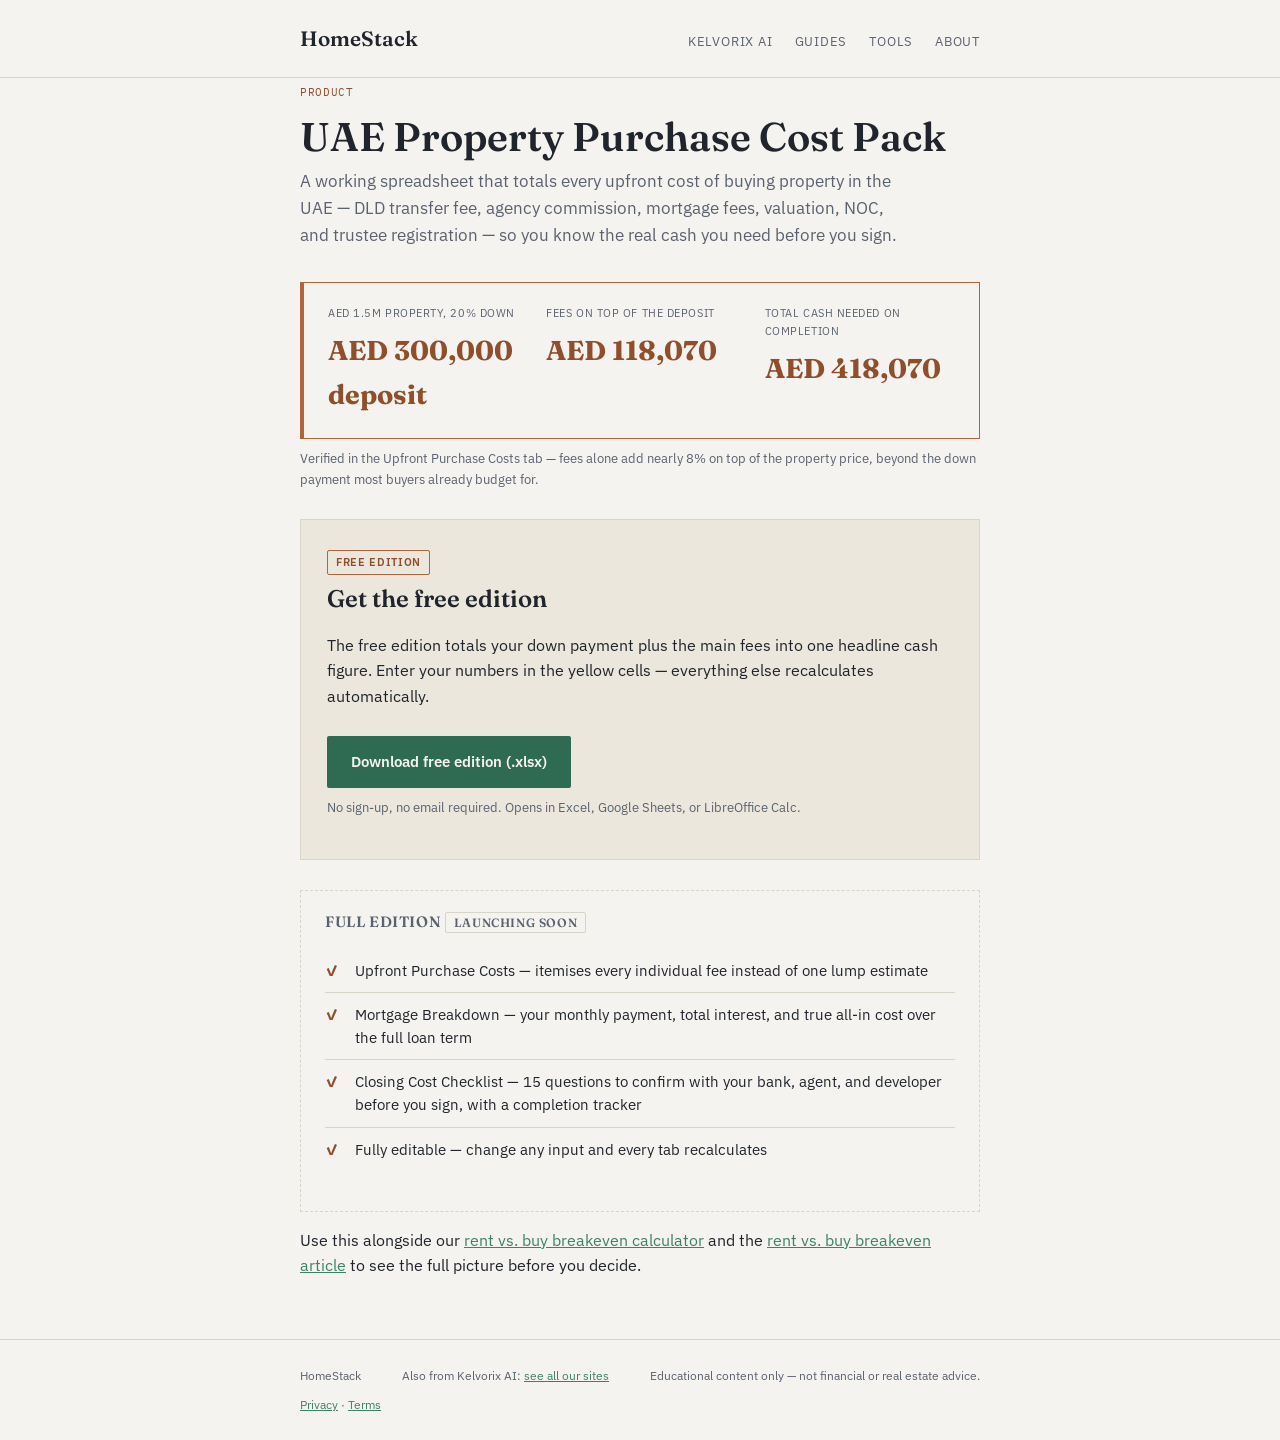
<file: tools/uae-property-purchase-cost-pack.html>
<!doctype html>
<html lang="en">
<head>
<script async src="https://pagead2.googlesyndication.com/pagead/js/adsbygoogle.js?client=ca-pub-6051499531677717" crossorigin="anonymous"></script>
<meta charset="utf-8">
<meta name="viewport" content="width=device-width, initial-scale=1">
<title>UAE Property Purchase Cost Pack | HomeStack</title>
<meta name="description" content="A free downloadable spreadsheet that totals every upfront cost of buying property in the UAE — DLD fees, agency commission, mortgage fees, and more.">
<link rel="canonical" href="https://kelvorixai.github.io/homestack/tools/uae-property-purchase-cost-pack.html">
<meta property="og:title" content="UAE Property Purchase Cost Pack">
<meta property="og:description" content="Every upfront cost of buying property in the UAE, itemised — not just the down payment.">
<meta property="og:type" content="website">
<link rel="preconnect" href="https://fonts.googleapis.com">
<link rel="preconnect" href="https://fonts.gstatic.com" crossorigin>
<link href="https://fonts.googleapis.com/css2?family=Fraunces:opsz,wght@9..144,500;9..144,600;9..144,700&family=IBM+Plex+Sans:wght@400;500;600&family=IBM+Plex+Mono:wght@400;500&display=swap" rel="stylesheet">
<link rel="stylesheet" href="../style.css">
<style>
  .product-box{ border:1px solid var(--line); padding:28px 26px; margin-top:28px; background:var(--paper-raised); }
  .product-box h2{ margin-top:0; }
  .feature-list{ list-style:none; padding:0; margin:18px 0; }
  .feature-list li{ padding:10px 0 10px 30px; position:relative; border-bottom:1px solid var(--line); font-size:14.5px; }
  .feature-list li:last-child{ border-bottom:none; }
  .feature-list li::before{ content:"✓"; position:absolute; left:0; color:var(--clay-strong); font-weight:700; }
  .download-btn{
    display:inline-block; font: inherit; font-size:15px; font-weight:600; background:var(--pine); color:var(--paper);
    border:none; padding:14px 24px; border-radius:2px; cursor:pointer; text-decoration:none; margin-top:10px;
  }
  .download-btn:hover{ background:var(--pine-soft); }
  .tag-free{ display:inline-block; font-size:11px; text-transform:uppercase; letter-spacing:.06em; font-weight:600; color:var(--clay-strong); border:1px solid var(--clay); border-radius:2px; padding:3px 8px; margin-bottom:10px; }
  .stat-box{
    margin-top:26px; padding:22px 24px; border:1px solid var(--clay); border-left:4px solid var(--clay);
    background:var(--paper); display:flex; gap:28px; flex-wrap:wrap;
  }
  .stat{ flex:1; min-width:160px; }
  .stat .label{ font-size:11px; text-transform:uppercase; letter-spacing:.05em; color:var(--ink-soft); margin-bottom:6px; }
  .stat .value{ font-family:"Fraunces", serif; font-size:1.7rem; font-weight:700; color:var(--clay-strong); font-variant-numeric:tabular-nums; }
  .full-edition{ margin-top:30px; padding:22px 24px; border:1px dashed var(--line); background:var(--paper); }
  .full-edition h3{ margin-top:0; font-size:15px; text-transform:uppercase; letter-spacing:.04em; color:var(--ink-soft); }
  .coming-soon{ font-size:12px; text-transform:uppercase; letter-spacing:.05em; color:var(--ink-soft); border:1px solid var(--line); border-radius:2px; padding:2px 8px; }
  .formula-note{ font-size:13px; color:var(--ink-soft); margin-top:10px; }
</style>
</head>
<body>

<header class="site">
  <div class="wrap">
    <a class="brand" href="../index.html">HomeStack</a>
    <nav class="site">
      <a href="https://kelvorixai.github.io/">Kelvorix AI</a>
      <a href="../index.html">Guides</a>
      <a href="index.html">Tools</a>
      <a href="../about.html">About</a>
    </nav>
  </div>
</header>

<main class="wrap">
  <article class="post">
    <header class="meta">
      <span class="tag">Product</span>
      <h1>UAE Property Purchase Cost Pack</h1>
      <p class="dek">A working spreadsheet that totals every upfront cost of buying property in the UAE — DLD transfer fee, agency commission, mortgage fees, valuation, NOC, and trustee registration — so you know the real cash you need before you sign.</p>
    </header>

    <div class="stat-box">
      <div class="stat">
        <div class="label">AED 1.5m property, 20% down</div>
        <div class="value">AED 300,000 deposit</div>
      </div>
      <div class="stat">
        <div class="label">Fees on top of the deposit</div>
        <div class="value">AED 118,070</div>
      </div>
      <div class="stat">
        <div class="label">Total cash needed on completion</div>
        <div class="value">AED 418,070</div>
      </div>
    </div>
    <p class="formula-note">Verified in the Upfront Purchase Costs tab — fees alone add nearly 8% on top of the property price, beyond the down payment most buyers already budget for.</p>

    <div class="product-box">
      <span class="tag-free">Free edition</span>
      <h2>Get the free edition</h2>
      <p>The free edition totals your down payment plus the main fees into one headline cash figure. Enter your numbers in the yellow cells — everything else recalculates automatically.</p>
      <a class="download-btn" href="[data-uri]" download="UAE_Property_Purchase_Cost_Pack_FREE.xlsx">Download free edition (.xlsx)</a>
      <p class="formula-note">No sign-up, no email required. Opens in Excel, Google Sheets, or LibreOffice Calc.</p>
    </div>

    <div class="full-edition">
      <h3>Full edition <span class="coming-soon">Launching soon</span></h3>
      <ul class="feature-list">
        <li>Upfront Purchase Costs — itemises every individual fee instead of one lump estimate</li>
        <li>Mortgage Breakdown — your monthly payment, total interest, and true all-in cost over the full loan term</li>
        <li>Closing Cost Checklist — 15 questions to confirm with your bank, agent, and developer before you sign, with a completion tracker</li>
        <li>Fully editable — change any input and every tab recalculates</li>
      </ul>
    </div>

    <p>Use this alongside our <a href="rent-vs-buy-breakeven-calculator.html">rent vs. buy breakeven calculator</a> and the <a href="../articles/rent-vs-buy-dubai-breakeven.html">rent vs. buy breakeven article</a> to see the full picture before you decide.</p>
  </article>
</main>

<footer class="site">
  <div class="wrap">
    <span>HomeStack</span>
    <span>Also from Kelvorix AI: <a href="https://kelvorixai.github.io/">see all our sites</a></span>
    <span>Educational content only — not financial or real estate advice.</span>
    <span><a href="../privacy.html">Privacy</a> · <a href="../terms.html">Terms</a></span>
  </div>
</footer>

</body>
</html>
</file>
<file: style.css>
:root{
  --ink:#20242c;
  --ink-soft:#5a6270;
  --paper:#f5f3ef;
  --paper-raised:#ece7dd;
  --clay:#b1653a;
  --clay-strong:#8f4f2c;
  --pine:#2f6b52;
  --pine-soft:#3d8267;
  --line:#d9d4c9;
  --line-soft:#e6e2d8;
}
@media (prefers-color-scheme: dark){
  :root{
    --ink:#e8e6e0;
    --ink-soft:#a8adb8;
    --paper:#14171d;
    --paper-raised:#1c212b;
    --clay:#e0925f;
    --clay-strong:#f0a875;
    --pine:#6fcf9e;
    --pine-soft:#5fc090;
    --line:#2c3038;
    --line-soft:#22262e;
  }
}
*{box-sizing:border-box;}
html{ text-size-adjust:100%; }
body{
  margin:0;
  background:var(--paper);
  color:var(--ink);
  font-family:"IBM Plex Sans", ui-sans-serif, system-ui, sans-serif;
  line-height:1.6;
}
a{ color:var(--pine-soft); }
h1,h2,h3{ font-family:"Fraunces", Georgia, serif; font-weight:600; text-wrap:balance; line-height:1.15; }
.wrap{ max-width:720px; margin:0 auto; padding:0 20px; }

header.site{ border-bottom:1px solid var(--line); padding-block:22px; }
header.site .wrap{ display:flex; align-items:baseline; justify-content:space-between; flex-wrap:wrap; gap:10px; }
.brand{ font-family:"Fraunces", serif; font-weight:600; font-size:1.3rem; text-decoration:none; color:var(--ink); }
nav.site a{ font-size:13px; text-transform:uppercase; letter-spacing:.06em; color:var(--ink-soft); text-decoration:none; margin-left:18px; }
nav.site a:hover{ color:var(--pine-soft); }

main{ padding-block:48px; }

.hero h1{ font-size:clamp(2rem,5vw,2.8rem); margin:0 0 14px; }
.hero p{ color:var(--ink-soft); max-width:58ch; font-size:1.05rem; margin:0; }

.post-list{ margin-top:44px; display:flex; flex-direction:column; }
.post-card{ padding-block:22px; border-top:1px solid var(--line-soft); display:flex; flex-direction:column; gap:6px; }
.post-card:first-child{ border-top:none; }
.post-card .tag{ font-family:"IBM Plex Mono", monospace; font-size:11px; text-transform:uppercase; letter-spacing:.06em; color:var(--clay-strong); }
.post-card a.title{ font-family:"Fraunces", serif; font-size:1.3rem; font-weight:600; color:var(--ink); text-decoration:none; }
.post-card a.title:hover{ color:var(--pine-soft); }
.post-card p{ margin:0; color:var(--ink-soft); font-size:14.5px; max-width:62ch; }

article.post header.meta{ margin-bottom:8px; }
article.post .tag{ font-family:"IBM Plex Mono", monospace; font-size:11px; text-transform:uppercase; letter-spacing:.06em; color:var(--clay-strong); }
article.post h1{ font-size:clamp(1.8rem,4.5vw,2.5rem); margin:10px 0 8px; }
article.post .dek{ color:var(--ink-soft); font-size:1.05rem; max-width:60ch; margin:0 0 34px; }
article.post .content{ max-width:68ch; font-size:16px; }
article.post .content h2{ font-size:1.3rem; margin:36px 0 12px; }
article.post .content p{ margin:0 0 18px; }
article.post .content ul,article.post .content ol{ margin:0 0 18px; padding-left:22px; }
article.post .content li{ margin-bottom:8px; }
article.post .content table{ width:100%; border-collapse:collapse; margin:0 0 24px; font-size:14.5px; }
article.post .content th{ text-align:left; font-size:11px; text-transform:uppercase; letter-spacing:.05em; color:var(--ink-soft); font-weight:500; padding:0 12px 8px 0; border-bottom:1px solid var(--line); }
article.post .content td{ padding:10px 12px 10px 0; border-bottom:1px solid var(--line-soft); vertical-align:top; }

.disclaimer{ margin-top:40px; padding:16px 18px; background:var(--paper-raised); border-left:3px solid var(--clay); font-size:13px; color:var(--ink-soft); }

footer.site{ border-top:1px solid var(--line); margin-top:60px; padding-block:26px; }
footer.site .wrap{ display:flex; justify-content:space-between; flex-wrap:wrap; gap:10px; font-size:12px; color:var(--ink-soft); }

@media (max-width:480px){
  nav.site a{ margin-left:12px; }
}
</file>
